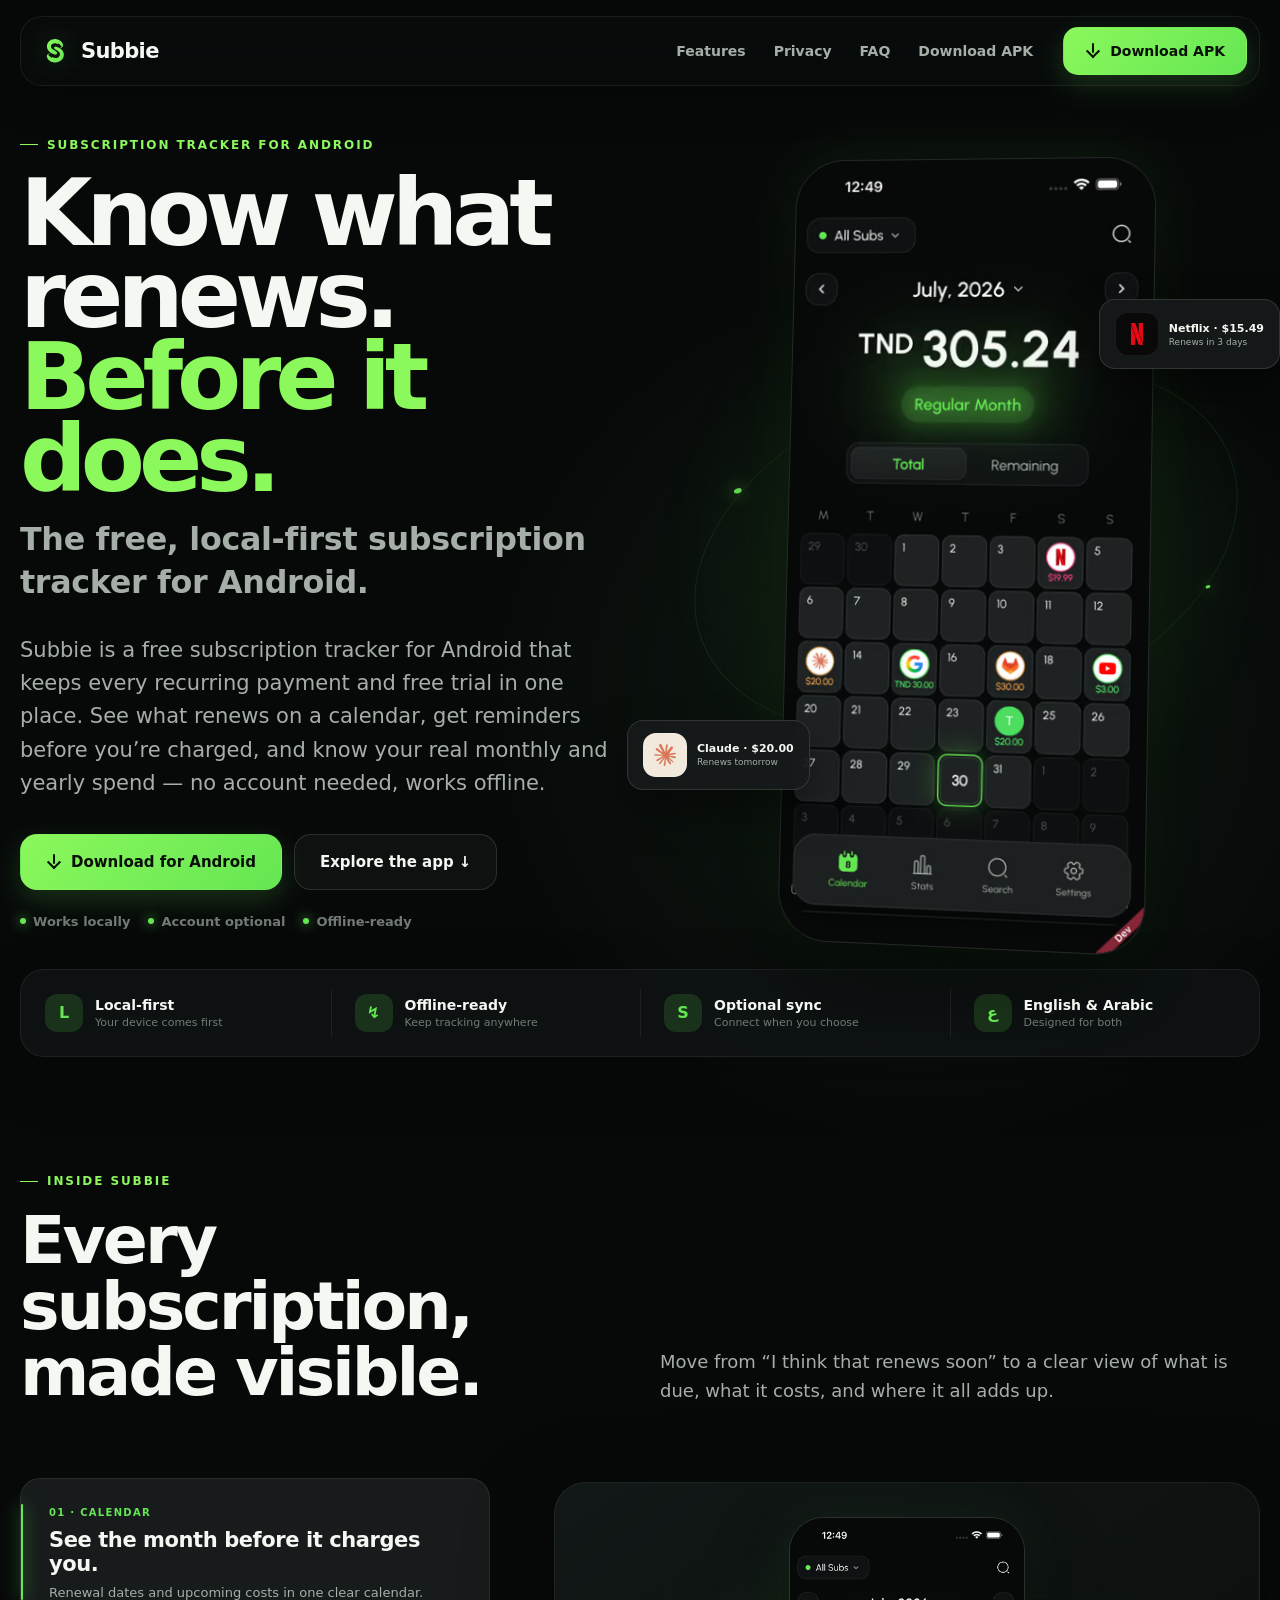
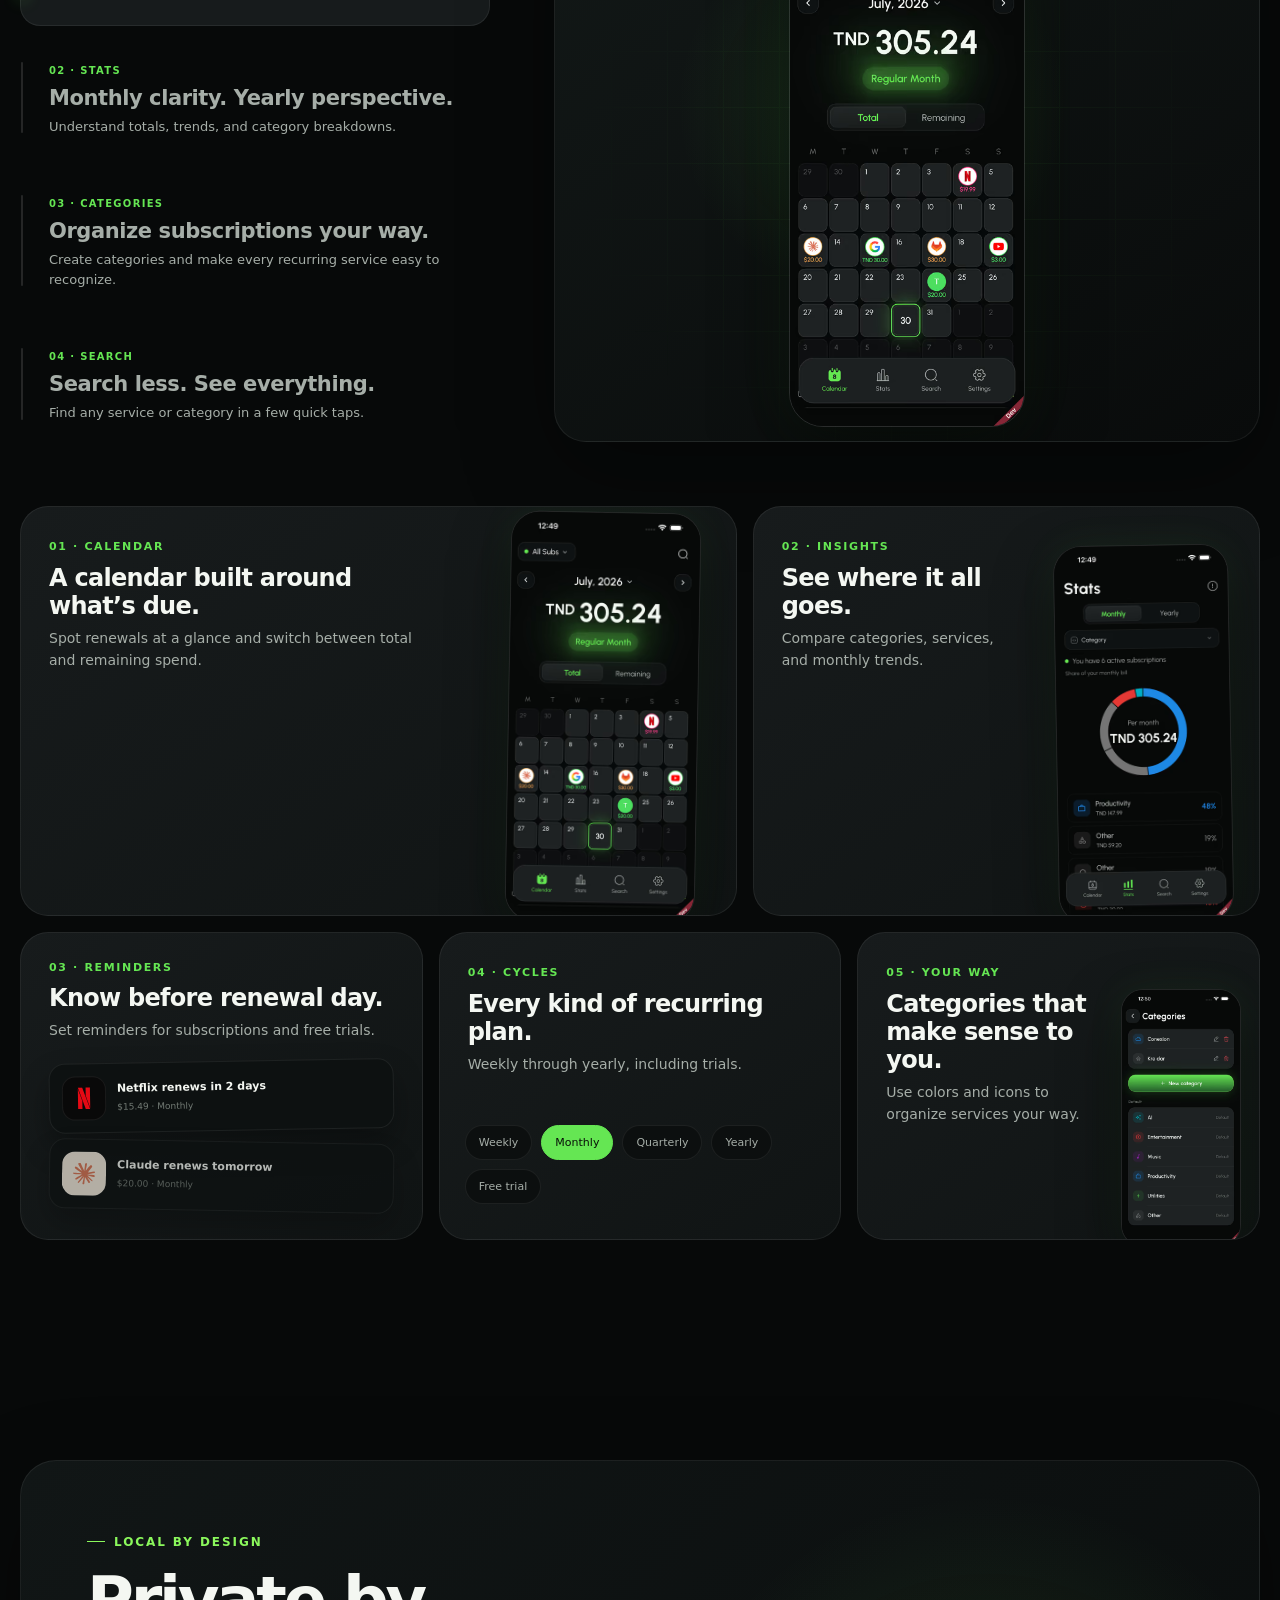
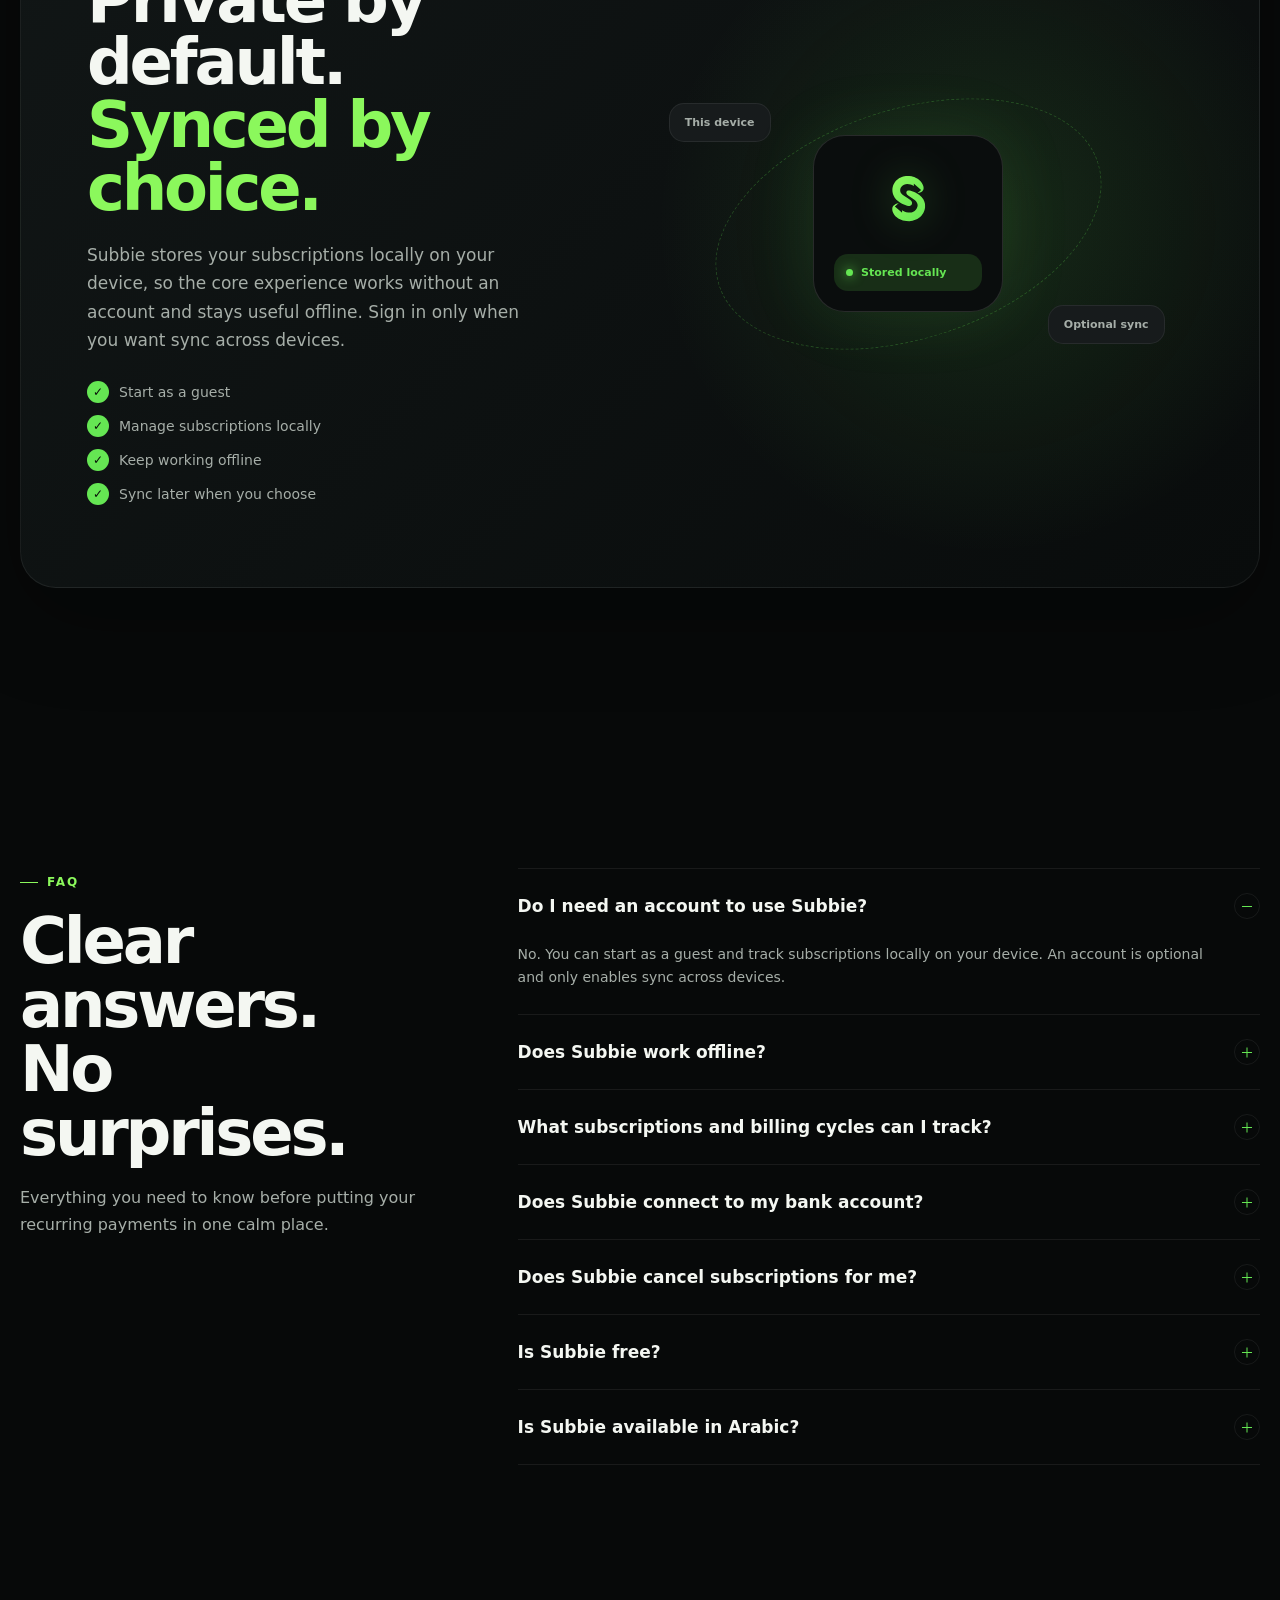
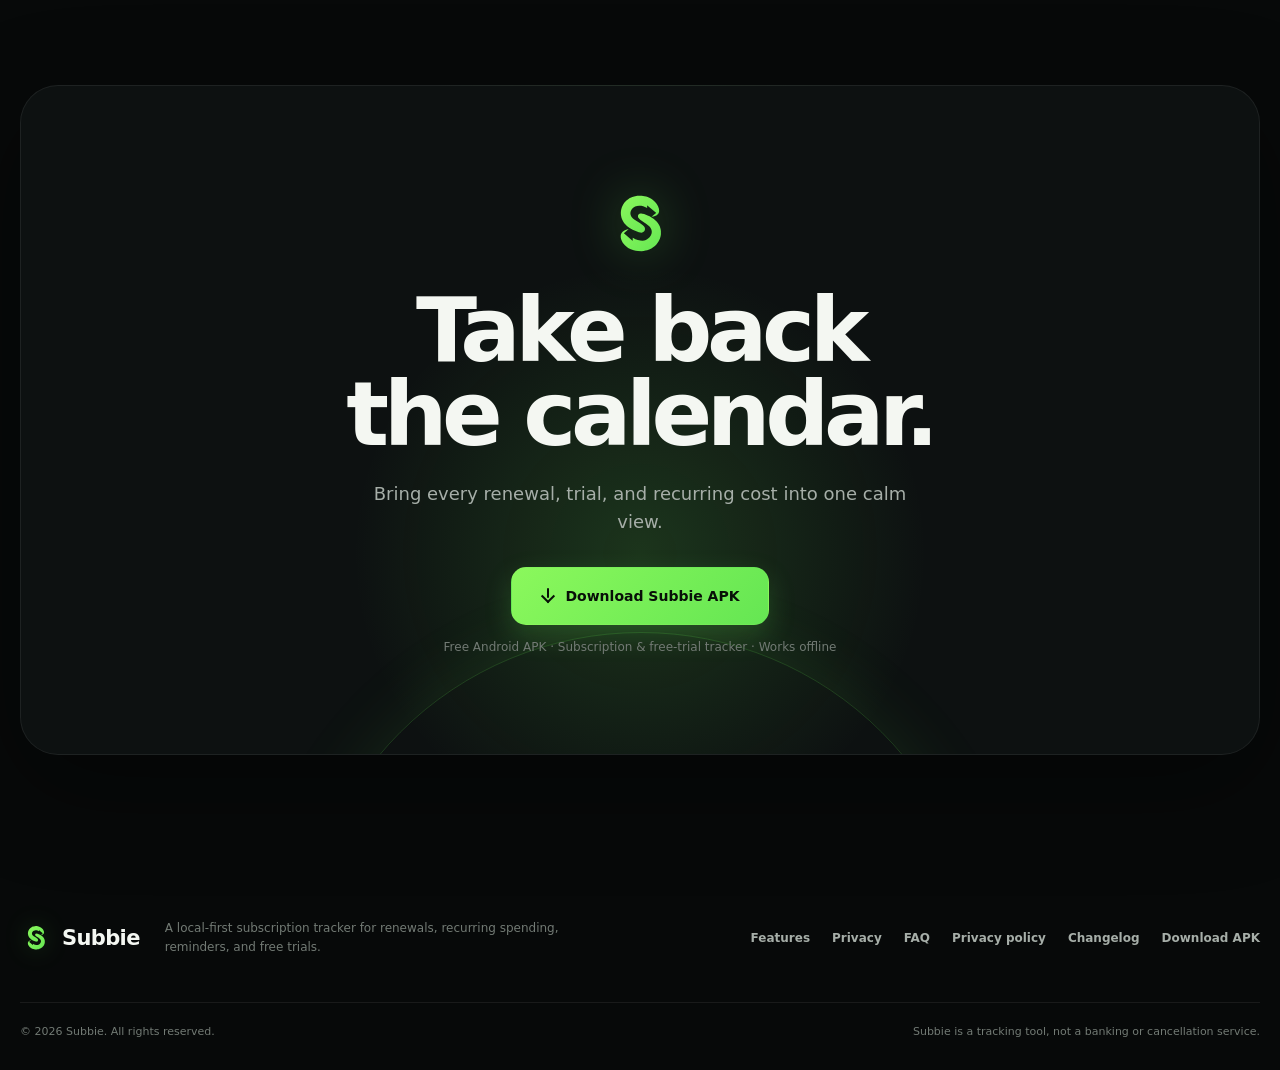
<file: index.html>
<!doctype html>
<html lang="en">
<head>
  <meta charset="utf-8">
  <meta name="viewport" content="width=device-width, initial-scale=1">

  <link rel="canonical" href="https://subbie.ahmed-ammar.me/">
  <meta name="robots" content="index, follow, max-image-preview:large, max-snippet:-1">

  <title>Free Subscription &amp; Trial Tracker for Android | Subbie</title>
  <meta name="description" content="Free local-first subscription tracker for Android. See renewals on a calendar, get free-trial reminders, track monthly spend. No account, works offline.">
  <meta name="application-name" content="Subbie">
  <meta name="apple-mobile-web-app-title" content="Subbie">

  <meta property="og:type" content="website">
  <meta property="og:site_name" content="Subbie">
  <meta property="og:locale" content="en_US">
  <meta property="og:title" content="Subbie — Subscription &amp; Free Trial Tracker for Android">
  <meta property="og:description" content="See every renewal on a calendar, get reminders before free trials end, and track recurring spend. Local-first, works offline, no account required.">
  <meta property="og:url" content="https://subbie.ahmed-ammar.me/">
  <meta property="og:image" content="https://subbie.ahmed-ammar.me/assets/og/subbie-og-1200x630.png">
  <meta property="og:image:type" content="image/png">
  <meta property="og:image:width" content="1200">
  <meta property="og:image:height" content="630">
  <meta property="og:image:alt" content="Subbie's calendar showing upcoming subscription renewals and a monthly total">

  <meta name="twitter:card" content="summary_large_image">
  <meta name="twitter:image:alt" content="Subbie's calendar of upcoming subscription renewals">

  <link rel="icon" href="/favicon.ico" sizes="32x32">
  <link rel="icon" href="/assets/subbie-app-icon.svg" type="image/svg+xml">
  <link rel="apple-touch-icon" href="/assets/icons/apple-touch-icon-180.png">
  <meta name="theme-color" content="#070909">
  <meta name="color-scheme" content="dark">

  <!-- TODO add once Google Search Console / Bing Webmaster verification is started:
       <meta name="google-site-verification" content="...">
       <meta name="msvalidate.01" content="..."> -->

  <!-- Safety net: keeps the page dark and readable if the stylesheet is slow or fails. -->
  <style>:root{color-scheme:dark}html{background:#070909}body{margin:0;background:#070909;color:#f4f7f2;font-family:ui-sans-serif,system-ui,-apple-system,"Segoe UI",sans-serif}</style>
  <link rel="stylesheet" href="/assets/css/site.css">

  <script type="application/ld+json">
{
  "@context": "https://schema.org",
  "@graph": [
    {
      "@type": "Organization",
      "@id": "https://subbie.ahmed-ammar.me/#organization",
      "name": "Subbie",
      "url": "https://subbie.ahmed-ammar.me/",
      "description": "Subbie builds a local-first subscription and recurring-payment tracker for Android.",
      "logo": {
        "@type": "ImageObject",
        "@id": "https://subbie.ahmed-ammar.me/#logo",
        "url": "https://subbie.ahmed-ammar.me/assets/icons/subbie-icon-512.png",
        "contentUrl": "https://subbie.ahmed-ammar.me/assets/icons/subbie-icon-512.png",
        "width": 512,
        "height": 512,
        "caption": "Subbie"
      },
      "image": {
        "@id": "https://subbie.ahmed-ammar.me/#logo"
      },
      "founder": {
        "@type": "Person",
        "name": "Ahmed Ammar",
        "url": "https://ahmed-ammar.me/"
      },
      "sameAs": [
        "https://ahmed-ammar.me/",
        "https://github.com/AmmarTN"
      ]
    },
    {
      "@type": "WebSite",
      "@id": "https://subbie.ahmed-ammar.me/#website",
      "url": "https://subbie.ahmed-ammar.me/",
      "name": "Subbie",
      "description": "Local-first subscription tracker for Android.",
      "publisher": {
        "@id": "https://subbie.ahmed-ammar.me/#organization"
      },
      "inLanguage": "en"
    },
    {
      "@type": "WebPage",
      "@id": "https://subbie.ahmed-ammar.me/#webpage",
      "url": "https://subbie.ahmed-ammar.me/",
      "name": "Free Subscription & Trial Tracker for Android | Subbie",
      "description": "Free local-first subscription tracker for Android. See renewals on a calendar, get free-trial reminders, track monthly spend.",
      "isPartOf": {
        "@id": "https://subbie.ahmed-ammar.me/#website"
      },
      "about": {
        "@id": "https://subbie.ahmed-ammar.me/#app"
      },
      "primaryImageOfPage": {
        "@id": "https://subbie.ahmed-ammar.me/#primaryimage"
      },
      "inLanguage": "en",
      "dateModified": "2026-09-08",
      "potentialAction": [
        {
          "@type": "DownloadAction",
          "target": "https://subbie.ahmed-ammar.me/download"
        }
      ]
    },
    {
      "@type": "ImageObject",
      "@id": "https://subbie.ahmed-ammar.me/#primaryimage",
      "url": "https://subbie.ahmed-ammar.me/assets/img/subbie-calendar-1152.webp",
      "contentUrl": "https://subbie.ahmed-ammar.me/assets/img/subbie-calendar-1152.webp",
      "width": 1152,
      "height": 2503,
      "caption": "Subbie's renewal calendar showing upcoming subscription charges for the month"
    },
    {
      "@type": [
        "SoftwareApplication",
        "MobileApplication"
      ],
      "@id": "https://subbie.ahmed-ammar.me/#app",
      "name": "Subbie — Subscription Tracker",
      "alternateName": "Subbie Subscription Tracker for Android",
      "description": "Subbie is a local-first Android app for tracking subscriptions, free trials, and recurring payments. It shows upcoming renewals on a calendar, sends reminders before a renewal or trial expiry, and breaks down monthly and yearly spend by category. Subbie works as a guest with no account and stays usable offline; cloud sync is optional. Subbie does not connect to bank accounts and does not cancel subscriptions.",
      "applicationCategory": "FinanceApplication",
      "applicationSubCategory": "Subscription and recurring payment tracker",
      "operatingSystem": "Android",
      "installUrl": "https://subbie.ahmed-ammar.me/download",
      "downloadUrl": "https://subbie.ahmed-ammar.me/download",
      "softwareHelp": {
        "@id": "https://subbie.ahmed-ammar.me/#faq"
      },
      "permissions": "Notifications (renewal and free-trial reminders); Internet access (optional cloud sync only)",
      "isAccessibleForFree": true,
      "inLanguage": [
        "en",
        "ar"
      ],
      "author": {
        "@id": "https://subbie.ahmed-ammar.me/#organization"
      },
      "publisher": {
        "@id": "https://subbie.ahmed-ammar.me/#organization"
      },
      "offers": {
        "@type": "Offer",
        "price": "0",
        "priceCurrency": "USD",
        "availability": "https://schema.org/InStock",
        "url": "https://subbie.ahmed-ammar.me/download",
        "seller": {
          "@id": "https://subbie.ahmed-ammar.me/#organization"
        }
      },
      "featureList": [
        "Track paid subscriptions and free trials in one place",
        "Renewal calendar showing what is due each month",
        "Reminders before a subscription renews or a free trial ends",
        "Monthly and yearly recurring spend totals",
        "Spend breakdown by category and by service",
        "Custom categories with colors and icons",
        "Search and filter subscriptions",
        "Billing cycles: weekly, monthly, quarterly, semi-annual, and yearly",
        "Works offline and as a guest with no account",
        "Optional cloud sync across devices",
        "English and Arabic interface with right-to-left support"
      ],
      "screenshot": [
        {
          "@type": "ImageObject",
          "url": "https://subbie.ahmed-ammar.me/assets/img/subbie-calendar-768.png",
          "caption": "Renewal calendar showing upcoming subscription charges"
        },
        {
          "@type": "ImageObject",
          "url": "https://subbie.ahmed-ammar.me/assets/img/subbie-stats-768.png",
          "caption": "Monthly and yearly recurring spend by category"
        },
        {
          "@type": "ImageObject",
          "url": "https://subbie.ahmed-ammar.me/assets/img/subbie-categories-768.png",
          "caption": "Custom subscription categories with colors and icons"
        },
        {
          "@type": "ImageObject",
          "url": "https://subbie.ahmed-ammar.me/assets/img/subbie-search-768.png",
          "caption": "Searching and filtering tracked subscriptions"
        }
      ]
    },
    {
      "@type": "FAQPage",
      "@id": "https://subbie.ahmed-ammar.me/#faq",
      "isPartOf": {
        "@id": "https://subbie.ahmed-ammar.me/#webpage"
      },
      "inLanguage": "en",
      "mainEntity": [
        {
          "@type": "Question",
          "name": "Do I need an account to use Subbie?",
          "acceptedAnswer": {
            "@type": "Answer",
            "text": "No. You can start as a guest and track subscriptions locally on your device. An account is optional and only enables sync across devices."
          }
        },
        {
          "@type": "Question",
          "name": "Does Subbie work offline?",
          "acceptedAnswer": {
            "@type": "Answer",
            "text": "Yes. Subbie is designed as a local-first app, so core subscription tracking remains available offline."
          }
        },
        {
          "@type": "Question",
          "name": "What subscriptions and billing cycles can I track?",
          "acceptedAnswer": {
            "@type": "Answer",
            "text": "Track paid subscriptions and free trials with weekly, monthly, quarterly, semi-annual, or yearly billing cycles."
          }
        },
        {
          "@type": "Question",
          "name": "Does Subbie connect to my bank account?",
          "acceptedAnswer": {
            "@type": "Answer",
            "text": "No. Subbie never connects to a bank or card. You add subscriptions yourself, which is why it works fully offline and needs no financial permissions."
          }
        },
        {
          "@type": "Question",
          "name": "Does Subbie cancel subscriptions for me?",
          "acceptedAnswer": {
            "@type": "Answer",
            "text": "No. Subbie is a tracking and reminder tool. It does not cancel services and does not move money."
          }
        },
        {
          "@type": "Question",
          "name": "Is Subbie free?",
          "acceptedAnswer": {
            "@type": "Answer",
            "text": "Yes. Subbie is free to download and use, and it has no subscription of its own."
          }
        },
        {
          "@type": "Question",
          "name": "Is Subbie available in Arabic?",
          "acceptedAnswer": {
            "@type": "Answer",
            "text": "Yes. The app supports both English and Arabic, including right-to-left layout."
          }
        }
      ]
    }
  ]
}
  </script>
</head>
<body>
  <header class="site-header">
    <nav class="nav shell" aria-label="Primary navigation">
      <a class="brand" href="#top" aria-label="Subbie home">
        <img src="/assets/subbie-mark.svg" alt="">
        <span>Subbie</span>
      </a>
      <div class="nav-links" id="navLinks">
        <a href="#features">Features</a>
        <a href="#privacy">Privacy</a>
        <a href="#faq">FAQ</a>
        <a href="/download" data-analytics="download_page_click" data-analytics-location="nav-links">Download APK</a>
      </div>
      <a class="btn btn-primary" href="/download" data-analytics="download_page_click" data-analytics-location="nav">
        <span class="download-icon" aria-hidden="true"></span>
        Download APK
      </a>
      <button class="menu-toggle" id="menuToggle" aria-expanded="false" aria-controls="navLinks" aria-label="Open navigation">☰</button>
    </nav>
  </header>

  <main id="top">
    <section class="hero shell">
      <div class="hero-copy">
        <div class="eyebrow">Subscription tracker for Android</div>
        <h1>Know what renews.<span>Before it does.</span><span class="h1-sub">The free, local-first subscription tracker for Android.</span></h1>
        <p class="hero-text">Subbie is a free subscription tracker for Android that keeps every recurring payment and free trial in one place. See what renews on a calendar, get reminders before you’re charged, and know your real monthly and yearly spend — no account needed, works offline.</p>
        <div class="hero-actions">
          <a class="btn btn-primary" href="/download" data-analytics="download_page_click" data-analytics-location="hero">
            <span class="download-icon" aria-hidden="true"></span>
            Download for Android
          </a>
          <a class="btn btn-ghost" href="#features">Explore the app ↓</a>
        </div>
        <div class="trust-line">
          <span><i></i> Works locally</span>
          <span><i></i> Account optional</span>
          <span><i></i> Offline-ready</span>
        </div>
      </div>

      <div class="hero-visual" aria-label="Preview of the Subbie subscription calendar">
        <div class="hero-glow"></div>
        <div class="orbit"></div>
        <div class="floating-card float-a">
          <div class="notification-icon netflix"><img src="/assets/netflix.svg" alt="Netflix"></div>
          <div><strong>Netflix · $15.49</strong><span>Renews in 3 days</span></div>
        </div>
        <div class="floating-card float-b">
          <div class="notification-icon claude"><img src="/assets/claude.svg" alt="Claude"></div>
          <div><strong>Claude · $20.00</strong><span>Renews tomorrow</span></div>
        </div>

        <div class="phone">
          <picture>
        <source type="image/avif"
        srcset="/assets/img/subbie-calendar-384.avif 1x,
                /assets/img/subbie-calendar-768.avif 2x,
                /assets/img/subbie-calendar-1152.avif 3x">
        <source type="image/webp"
        srcset="/assets/img/subbie-calendar-384.webp 1x,
                /assets/img/subbie-calendar-768.webp 2x,
                /assets/img/subbie-calendar-1152.webp 3x">
        <img class="phone-shot" src="/assets/img/subbie-calendar-768.png"
             width="1320" height="2868"
             alt="Subbie's renewal calendar for July 2026, showing subscription renewal dates and a monthly total of TND 305.24"
             fetchpriority="high" decoding="async">
          </picture>
        </div>
      </div>
    </section>

    <section class="shell reveal" aria-labelledby="principles-heading">
      <h2 class="sr-only" id="principles-heading">Why Subbie is local-first</h2>
      <div class="principles">
        <div class="principle"><div class="principle-badge">L</div><div><strong>Local-first</strong><span>Your device comes first</span></div></div>
        <div class="principle"><div class="principle-badge">↯</div><div><strong>Offline-ready</strong><span>Keep tracking anywhere</span></div></div>
        <div class="principle"><div class="principle-badge">S</div><div><strong>Optional sync</strong><span>Connect when you choose</span></div></div>
        <div class="principle"><div class="principle-badge">ع</div><div><strong>English &amp; Arabic</strong><span>Designed for both</span></div></div>
      </div>
    </section>

    <section class="section" id="features">
      <div class="shell">
        <div class="showcase-head reveal">
          <div>
            <div class="eyebrow">Inside Subbie</div>
            <h2 class="section-title">Every subscription, made visible.</h2>
          </div>
          <p class="section-lead">Move from “I think that renews soon” to a clear view of what is due, what it costs, and where it all adds up.</p>
        </div>

        <div class="showcase-wrap reveal">
          <div class="feature-tabs" role="tablist" aria-label="Subbie features">
            <button class="feature-tab active" role="tab" aria-selected="true" data-scene="calendarScene"><small>01 · CALENDAR</small><strong>See the month before it charges you.</strong><span>Renewal dates and upcoming costs in one clear calendar.</span></button>
            <button class="feature-tab" role="tab" aria-selected="false" data-scene="statsScene"><small>02 · STATS</small><strong>Monthly clarity. Yearly perspective.</strong><span>Understand totals, trends, and category breakdowns.</span></button>
            <button class="feature-tab" role="tab" aria-selected="false" data-scene="categoryScene"><small>03 · CATEGORIES</small><strong>Organize subscriptions your way.</strong><span>Create categories and make every recurring service easy to recognize.</span></button>
            <button class="feature-tab" role="tab" aria-selected="false" data-scene="searchScene"><small>04 · SEARCH</small><strong>Search less. See everything.</strong><span>Find any service or category in a few quick taps.</span></button>
          </div>

          <div class="product-stage">
            <div class="stage-grid"></div>
            <div class="stage-scene active" id="calendarScene">
              <picture>
        <source type="image/avif"
        srcset="/assets/img/subbie-calendar-384.avif 384w,
                /assets/img/subbie-calendar-768.avif 768w"
        sizes="235px">
        <source type="image/webp"
        srcset="/assets/img/subbie-calendar-384.webp 384w,
                /assets/img/subbie-calendar-768.webp 768w"
        sizes="235px">
        <img class="real-product-shot" src="/assets/img/subbie-calendar-768.png"
             width="1320" height="2868" alt="Subbie's renewal calendar screen showing upcoming subscription charges"
             loading="lazy" decoding="async">
              </picture>
            </div>
            <div class="stage-scene" id="statsScene">
              <picture>
        <source type="image/avif"
        srcset="/assets/img/subbie-stats-384.avif 384w,
                /assets/img/subbie-stats-768.avif 768w"
        sizes="235px">
        <source type="image/webp"
        srcset="/assets/img/subbie-stats-384.webp 384w,
                /assets/img/subbie-stats-768.webp 768w"
        sizes="235px">
        <img class="real-product-shot" src="/assets/img/subbie-stats-768.png"
             width="1320" height="2868" alt="Subbie's statistics screen showing monthly recurring spend by category"
             loading="lazy" decoding="async">
              </picture>
            </div>
            <div class="stage-scene" id="categoryScene">
              <picture>
        <source type="image/avif"
        srcset="/assets/img/subbie-categories-384.avif 384w,
                /assets/img/subbie-categories-768.avif 768w"
        sizes="235px">
        <source type="image/webp"
        srcset="/assets/img/subbie-categories-384.webp 384w,
                /assets/img/subbie-categories-768.webp 768w"
        sizes="235px">
        <img class="real-product-shot" src="/assets/img/subbie-categories-768.png"
             width="1320" height="2868" alt="Subbie's category screen showing custom subscription categories with colors and icons"
             loading="lazy" decoding="async">
              </picture>
            </div>
            <div class="stage-scene" id="searchScene">
              <picture>
        <source type="image/avif"
        srcset="/assets/img/subbie-search-384.avif 384w,
                /assets/img/subbie-search-768.avif 768w"
        sizes="235px">
        <source type="image/webp"
        srcset="/assets/img/subbie-search-384.webp 384w,
                /assets/img/subbie-search-768.webp 768w"
        sizes="235px">
        <img class="real-product-shot" src="/assets/img/subbie-search-768.png"
             width="1320" height="2868" alt="Subbie's search screen filtering tracked subscriptions and categories"
             loading="lazy" decoding="async">
              </picture>
            </div>
          </div>
        </div>

        <div class="bento">
          <article class="bento-card large reveal"><span class="bento-num">01 · CALENDAR</span><h3>A calendar built around what’s due.</h3><p>Spot renewals at a glance and switch between total and remaining spend.</p><div class="app-crop calendar-crop"><picture><source type="image/avif" srcset="/assets/img/subbie-calendar-384.avif 384w" sizes="190px"> <source type="image/webp" srcset="/assets/img/subbie-calendar-384.webp 384w" sizes="190px"><img src="/assets/img/subbie-calendar-384.png" width="1320" height="2868" alt="Subbie's renewal calendar with total and remaining monthly spend" loading="lazy" decoding="async"></picture></div></article>
          <article class="bento-card medium reveal"><span class="bento-num">02 · INSIGHTS</span><h3>See where it all goes.</h3><p>Compare categories, services, and monthly trends.</p><div class="app-crop stats-crop"><picture><source type="image/avif" srcset="/assets/img/subbie-stats-384.avif 384w" sizes="175px"> <source type="image/webp" srcset="/assets/img/subbie-stats-384.webp 384w" sizes="175px"><img src="/assets/img/subbie-stats-384.png" width="1320" height="2868" alt="Subbie's monthly spending insights by category and service" loading="lazy" decoding="async"></picture></div></article>
          <article class="bento-card third reveal"><span class="bento-num">03 · REMINDERS</span><h3>Know before renewal day.</h3><p>Set reminders for subscriptions and free trials.</p><div class="notification-stack"><div class="notification"><div class="notification-icon netflix"><img src="/assets/netflix.svg" alt="Netflix"></div><div><strong>Netflix renews in 2 days</strong><span>$15.49 · Monthly</span></div></div><div class="notification"><div class="notification-icon claude"><img src="/assets/claude.svg" alt="Claude"></div><div><strong>Claude renews tomorrow</strong><span>$20.00 · Monthly</span></div></div></div></article>
          <article class="bento-card third reveal"><span class="bento-num">04 · CYCLES</span><h3>Every kind of recurring plan.</h3><p>Weekly through yearly, including trials.</p><div class="cycle-cloud"><span>Weekly</span><span class="active">Monthly</span><span>Quarterly</span><span>Yearly</span><span>Free trial</span></div></article>
          <article class="bento-card third your-way reveal"><span class="bento-num">05 · YOUR WAY</span><h3>Categories that make sense to you.</h3><p>Use colors and icons to organize services your way.</p><div class="app-crop categories-crop"><picture><source type="image/avif" srcset="/assets/img/subbie-categories-384.avif 384w" sizes="120px"> <source type="image/webp" srcset="/assets/img/subbie-categories-384.webp 384w" sizes="120px"><img src="/assets/img/subbie-categories-384.png" width="1320" height="2868" alt="Subbie's custom subscription categories with colors and icons" loading="lazy" decoding="async"></picture></div></article>
        </div>
      </div>
    </section>

    <section class="section" id="privacy">
      <div class="shell">
        <div class="privacy-panel reveal">
          <div>
            <div class="eyebrow">Local by design</div>
            <h2>Private by default.<br><span class="green">Synced by choice.</span></h2>
            <p>Subbie stores your subscriptions locally on your device, so the core experience works without an account and stays useful offline. Sign in only when you want sync across devices.</p>
            <ul class="privacy-list">
              <li><span class="check">✓</span> Start as a guest</li>
              <li><span class="check">✓</span> Manage subscriptions locally</li>
              <li><span class="check">✓</span> Keep working offline</li>
              <li><span class="check">✓</span> Sync later when you choose</li>
            </ul>
          </div>
          <div class="sync-visual" aria-label="Local-first with optional device sync">
            <div class="sync-line"></div>
            <span class="device one">This device</span>
            <span class="device two">Optional sync</span>
            <div class="sync-phone">
              <img src="/assets/subbie-mark.svg" alt="">
              <div class="sync-status">Stored locally</div>
            </div>
          </div>
        </div>
      </div>
    </section>

    <section class="section" id="faq">
      <div class="shell faq-grid">
        <div class="faq-intro reveal">
          <div class="eyebrow">FAQ</div>
          <h2>Clear answers.<br>No surprises.</h2>
          <p>Everything you need to know before putting your recurring payments in one calm place.</p>
        </div>
        <div class="faq-list reveal">
          <div class="faq-item">
            <h3 class="faq-heading">
              <button class="faq-question" id="faq-q1" aria-expanded="true" aria-controls="faq-a1">
                <span>Do I need an account to use Subbie?</span><i class="faq-plus" aria-hidden="true"></i>
              </button>
            </h3>
            <div class="faq-answer" id="faq-a1">
              <div><p>No. You can start as a guest and track subscriptions locally on your device. An account is optional and only enables sync across devices.</p></div>
            </div>
          </div>
          <div class="faq-item">
            <h3 class="faq-heading">
              <button class="faq-question" id="faq-q2" aria-expanded="false" aria-controls="faq-a2">
                <span>Does Subbie work offline?</span><i class="faq-plus" aria-hidden="true"></i>
              </button>
            </h3>
            <div class="faq-answer" id="faq-a2">
              <div><p>Yes. Subbie is designed as a local-first app, so core subscription tracking remains available offline.</p></div>
            </div>
          </div>
          <div class="faq-item">
            <h3 class="faq-heading">
              <button class="faq-question" id="faq-q3" aria-expanded="false" aria-controls="faq-a3">
                <span>What subscriptions and billing cycles can I track?</span><i class="faq-plus" aria-hidden="true"></i>
              </button>
            </h3>
            <div class="faq-answer" id="faq-a3">
              <div><p>Track paid subscriptions and free trials with weekly, monthly, quarterly, semi-annual, or yearly billing cycles.</p></div>
            </div>
          </div>
          <div class="faq-item">
            <h3 class="faq-heading">
              <button class="faq-question" id="faq-q4" aria-expanded="false" aria-controls="faq-a4">
                <span>Does Subbie connect to my bank account?</span><i class="faq-plus" aria-hidden="true"></i>
              </button>
            </h3>
            <div class="faq-answer" id="faq-a4">
              <div><p>No. Subbie never connects to a bank or card. You add subscriptions yourself, which is why it works fully offline and needs no financial permissions.</p></div>
            </div>
          </div>
          <div class="faq-item">
            <h3 class="faq-heading">
              <button class="faq-question" id="faq-q5" aria-expanded="false" aria-controls="faq-a5">
                <span>Does Subbie cancel subscriptions for me?</span><i class="faq-plus" aria-hidden="true"></i>
              </button>
            </h3>
            <div class="faq-answer" id="faq-a5">
              <div><p>No. Subbie is a tracking and reminder tool. It does not cancel services and does not move money.</p></div>
            </div>
          </div>
          <div class="faq-item">
            <h3 class="faq-heading">
              <button class="faq-question" id="faq-q6" aria-expanded="false" aria-controls="faq-a6">
                <span>Is Subbie free?</span><i class="faq-plus" aria-hidden="true"></i>
              </button>
            </h3>
            <div class="faq-answer" id="faq-a6">
              <div><p>Yes. Subbie is free to download and use, and it has no subscription of its own.</p></div>
            </div>
          </div>
          <div class="faq-item">
            <h3 class="faq-heading">
              <button class="faq-question" id="faq-q7" aria-expanded="false" aria-controls="faq-a7">
                <span>Is Subbie available in Arabic?</span><i class="faq-plus" aria-hidden="true"></i>
              </button>
            </h3>
            <div class="faq-answer" id="faq-a7">
              <div><p>Yes. The app supports both English and Arabic, including right-to-left layout.</p></div>
            </div>
          </div>
        </div>
      </div>
    </section>

    <section class="section">
      <div class="shell">
        <div class="final-cta reveal">
          <img src="/assets/subbie-mark.svg" alt="Subbie">
          <h2>Take back<br>the calendar.</h2>
          <p>Bring every renewal, trial, and recurring cost into one calm view.</p>
          <a class="btn btn-primary" href="/download" data-analytics="download_page_click" data-analytics-location="final-cta"><span class="download-icon" aria-hidden="true"></span>Download Subbie APK</a>
          <div class="final-note">Free Android APK · Subscription &amp; free-trial tracker · Works offline</div>
        </div>
      </div>
    </section>
  </main>

  <footer>
    <div class="shell">
      <div class="footer-top">
        <a class="brand" href="#top"><img src="/assets/subbie-mark.svg" alt=""><span>Subbie</span></a>
        <p class="footer-copy">A local-first subscription tracker for renewals, recurring spending, reminders, and free trials.</p>
        <nav class="footer-links" aria-label="Footer navigation"><a href="/#features">Features</a><a href="/#privacy">Privacy</a><a href="/#faq">FAQ</a><a href="/privacy">Privacy policy</a><a href="/changelog">Changelog</a><a href="/download" data-analytics="download_page_click" data-analytics-location="footer">Download APK</a></nav>
      </div>
      <div class="footer-bottom"><span>© 2026 Subbie. All rights reserved.</span><span>Subbie is a tracking tool, not a banking or cancellation service.</span></div>
    </div>
  </footer>

  <script src="/assets/js/site.js" defer></script>
</body>
</html>
</file>
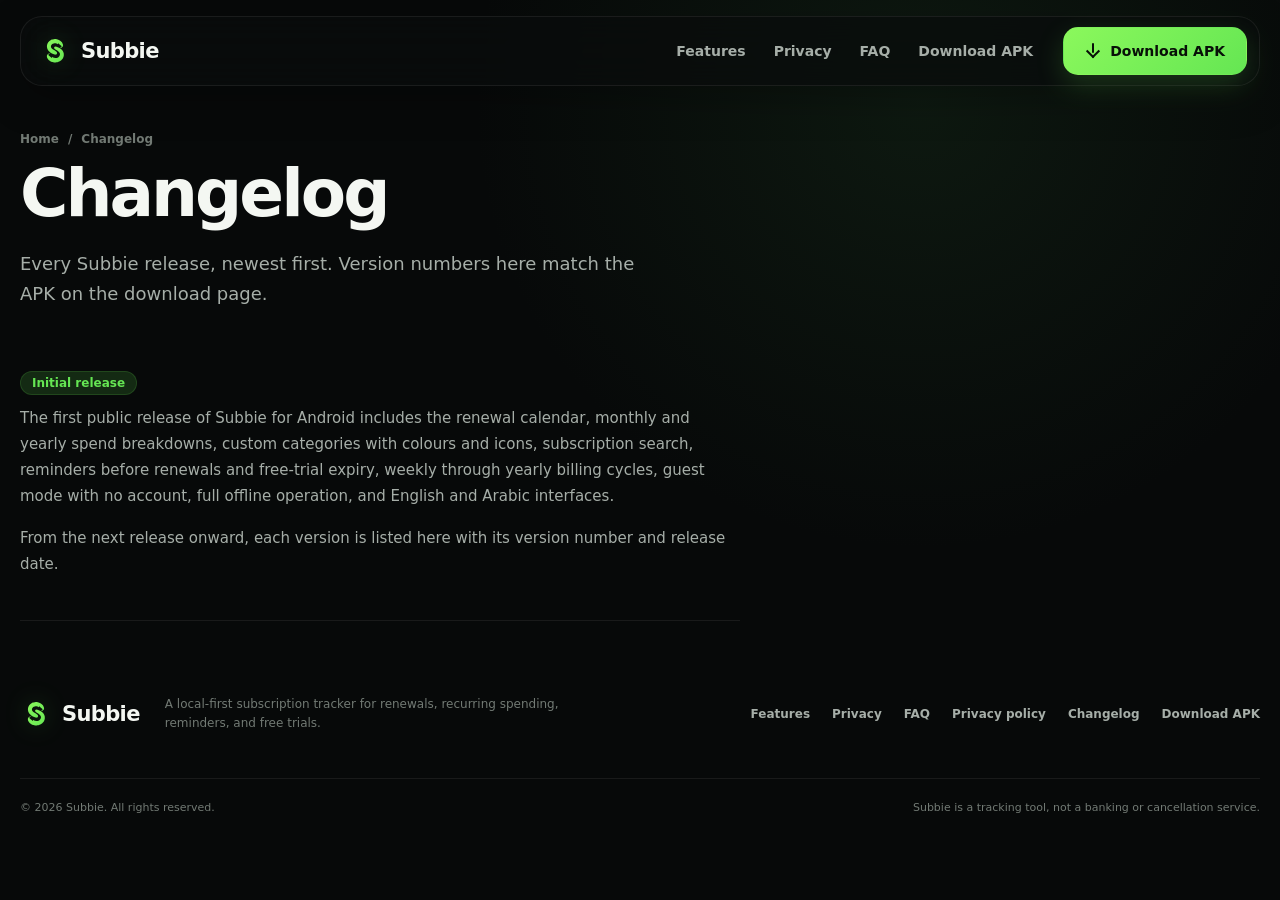
<file: changelog/index.html>
<!doctype html>
<html lang="en">
<head>
  <meta charset="utf-8">
  <meta name="viewport" content="width=device-width, initial-scale=1">

  <link rel="canonical" href="https://subbie.ahmed-ammar.me/changelog">
  <meta name="robots" content="index, follow, max-image-preview:large, max-snippet:-1">

  <title>Changelog | Subbie</title>
  <meta name="description" content="Every Subbie release for Android, newest first, with the changes in each version.">
  <meta name="application-name" content="Subbie">

  <meta property="og:type" content="website">
  <meta property="og:site_name" content="Subbie">
  <meta property="og:locale" content="en_US">
  <meta property="og:title" content="Changelog | Subbie">
  <meta property="og:description" content="Every Subbie release for Android, newest first, with the changes in each version.">
  <meta property="og:url" content="https://subbie.ahmed-ammar.me/changelog">
  <meta property="og:image" content="https://subbie.ahmed-ammar.me/assets/og/subbie-og-1200x630.png">
  <meta property="og:image:type" content="image/png">
  <meta property="og:image:width" content="1200">
  <meta property="og:image:height" content="630">
  <meta property="og:image:alt" content="Subbie's calendar showing upcoming subscription renewals and a monthly total">

  <meta name="twitter:card" content="summary_large_image">

  <link rel="icon" href="/favicon.ico" sizes="32x32">
  <link rel="icon" href="/assets/subbie-app-icon.svg" type="image/svg+xml">
  <link rel="apple-touch-icon" href="/assets/icons/apple-touch-icon-180.png">
  <meta name="theme-color" content="#070909">
  <meta name="color-scheme" content="dark">

  <style>:root{color-scheme:dark}html{background:#070909}body{margin:0;background:#070909;color:#f4f7f2;font-family:ui-sans-serif,system-ui,-apple-system,"Segoe UI",sans-serif}</style>
  <link rel="stylesheet" href="/assets/css/site.css">

  <script type="application/ld+json">
{
  "@context": "https://schema.org",
  "@type": "BreadcrumbList",
  "@id": "https://subbie.ahmed-ammar.me/changelog#breadcrumb",
  "itemListElement": [
    {
      "@type": "ListItem",
      "position": 1,
      "name": "Home",
      "item": "https://subbie.ahmed-ammar.me/"
    },
    {
      "@type": "ListItem",
      "position": 2,
      "name": "Changelog"
    }
  ]
}
  </script>
</head>
<body>
  <header class="site-header">
    <nav class="nav shell" aria-label="Primary navigation">
      <a class="brand" href="#top" aria-label="Subbie home">
        <img src="/assets/subbie-mark.svg" alt="">
        <span>Subbie</span>
      </a>
      <div class="nav-links" id="navLinks">
        <a href="#features">Features</a>
        <a href="#privacy">Privacy</a>
        <a href="#faq">FAQ</a>
        <a href="/download" data-analytics="download_page_click" data-analytics-location="nav-links">Download APK</a>
      </div>
      <a class="btn btn-primary" href="/download" data-analytics="download_page_click" data-analytics-location="nav">
        <span class="download-icon" aria-hidden="true"></span>
        Download APK
      </a>
      <button class="menu-toggle" id="menuToggle" aria-expanded="false" aria-controls="navLinks" aria-label="Open navigation">☰</button>
    </nav>
  </header>

  <main id="top">
    <section class="shell page-head">
      <nav class="breadcrumb" aria-label="Breadcrumb">
        <a href="/">Home</a><span aria-hidden="true">/</span><span>Changelog</span>
      </nav>
      <h1>Changelog</h1>
      <p class="page-lead">Every Subbie release, newest first. Version numbers here match the
      APK on the <a href="/download">download page</a>.</p>
    </section>

    <section class="shell">
      <div class="prose">
      <!-- Add each new release as a .changelog-entry at the TOP of this list, with a real
           version number and date, and bump the <lastmod> for /changelog in sitemap.xml. -->
      <div class="changelog-entry">
        <div class="changelog-meta">
          <span class="changelog-version">Initial release</span>
          </div>
          <p>The first public release of Subbie for Android includes the renewal calendar,
        monthly and yearly spend breakdowns, custom categories with colours and icons,
        subscription search, reminders before renewals and free-trial expiry, weekly through
        yearly billing cycles, guest mode with no account, full offline operation, and
        English and Arabic interfaces.</p>
        <p>From the next release onward, each version is listed here with its version number
        and release date.</p>
      </div>
      </div>
    </section>

  </main>

  <footer>
    <div class="shell">
      <div class="footer-top">
        <a class="brand" href="#top"><img src="/assets/subbie-mark.svg" alt=""><span>Subbie</span></a>
        <p class="footer-copy">A local-first subscription tracker for renewals, recurring spending, reminders, and free trials.</p>
        <nav class="footer-links" aria-label="Footer navigation"><a href="/#features">Features</a><a href="/#privacy">Privacy</a><a href="/#faq">FAQ</a><a href="/privacy">Privacy policy</a><a href="/changelog">Changelog</a><a href="/download" data-analytics="download_page_click" data-analytics-location="footer">Download APK</a></nav>
      </div>
      <div class="footer-bottom"><span>© 2026 Subbie. All rights reserved.</span><span>Subbie is a tracking tool, not a banking or cancellation service.</span></div>
    </div>
  </footer>

  <script src="/assets/js/site.js" defer></script>
</body>
</html>
</file>
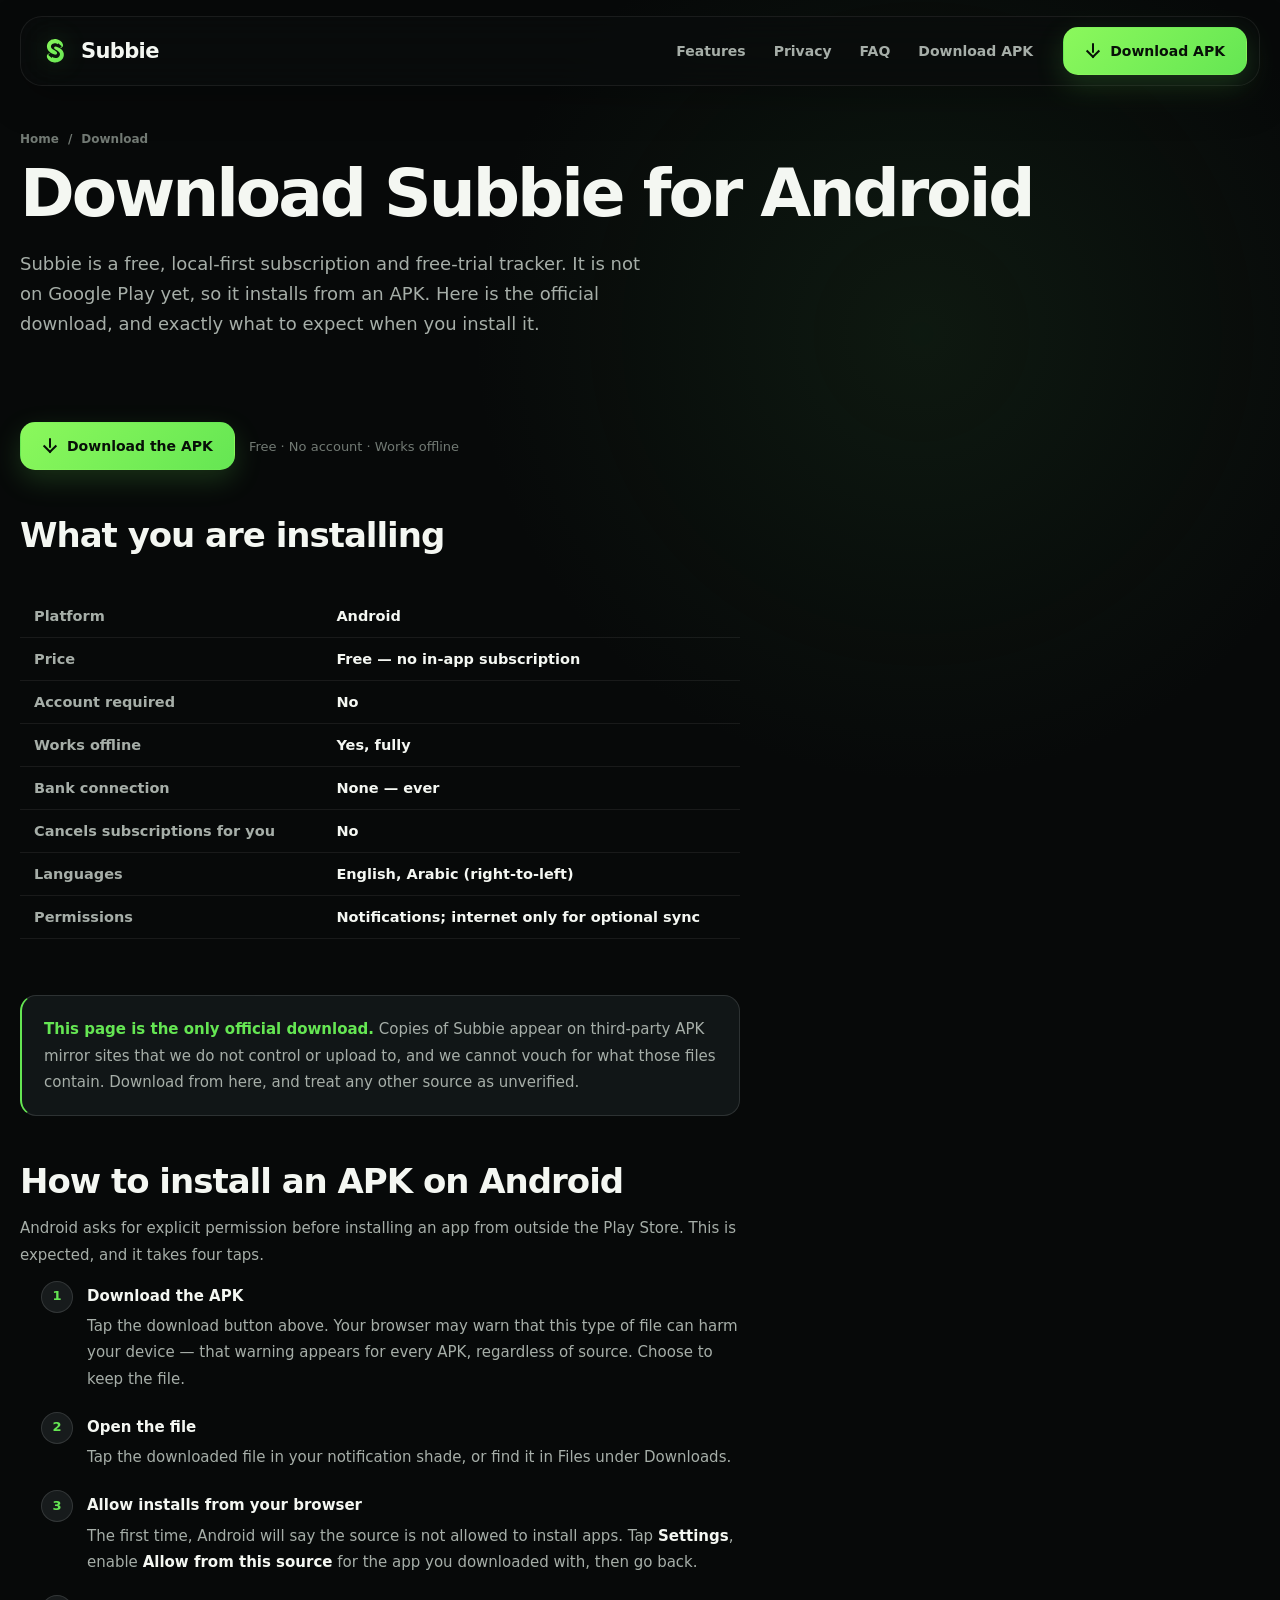
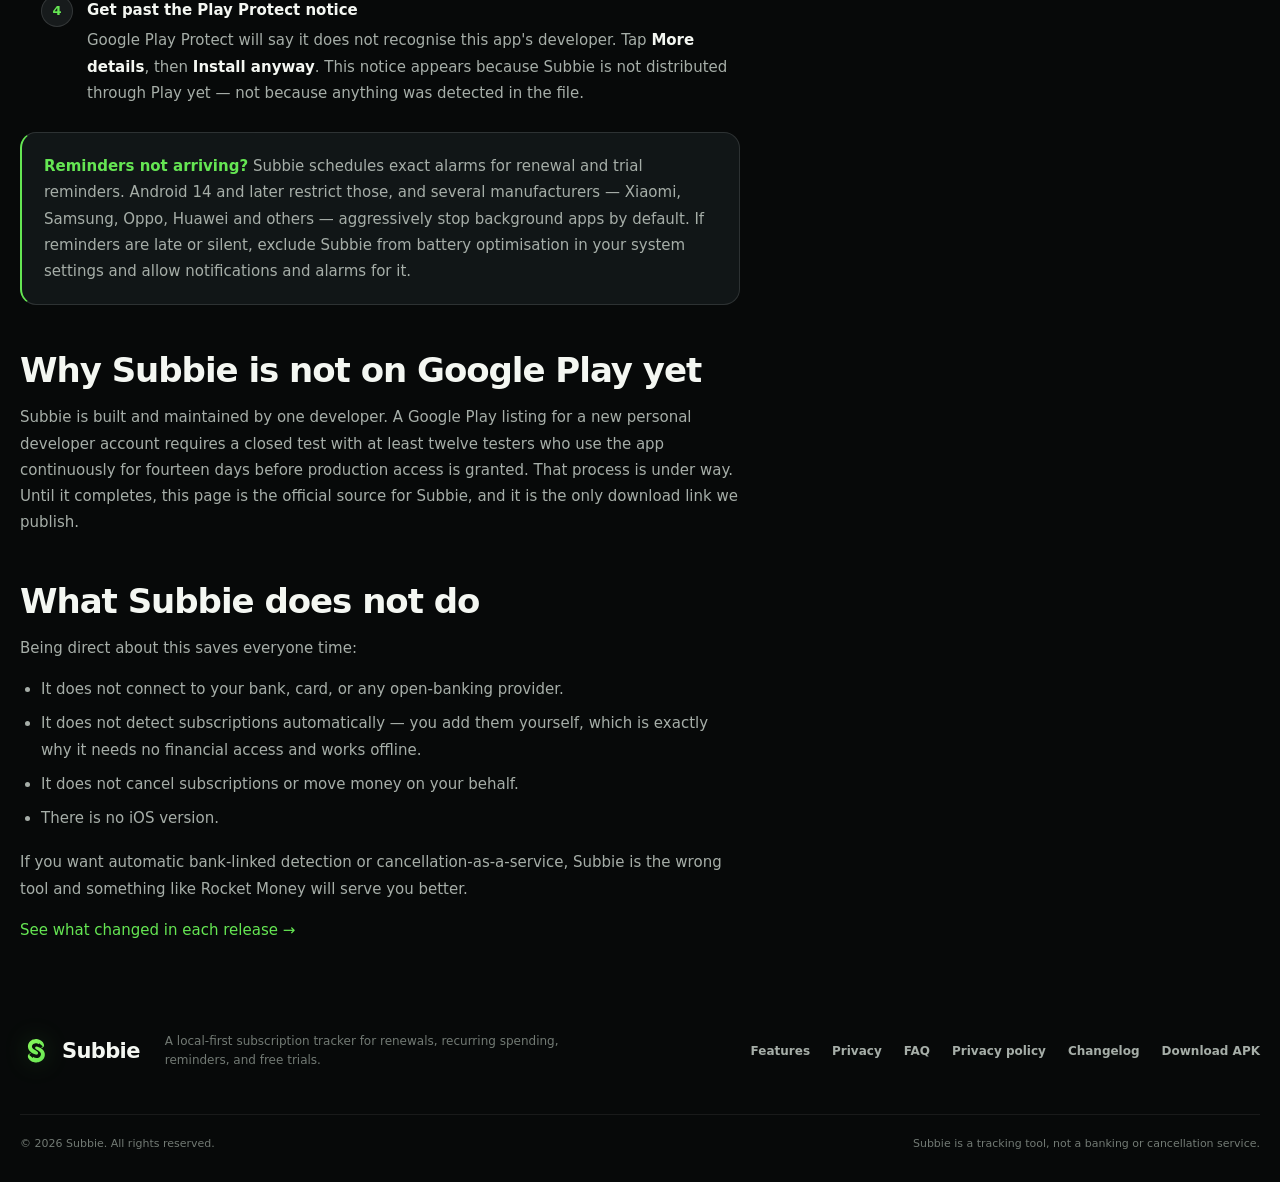
<file: download/index.html>
<!doctype html>
<html lang="en">
<head>
  <meta charset="utf-8">
  <meta name="viewport" content="width=device-width, initial-scale=1">

  <link rel="canonical" href="https://subbie.ahmed-ammar.me/download">
  <meta name="robots" content="index, follow, max-image-preview:large, max-snippet:-1">

  <title>Download Subbie APK for Android — Free Subscription Tracker</title>
  <meta name="description" content="Download the Subbie APK for Android. Free subscription and free-trial tracker — no account required, works offline, no bank connection. Step-by-step install instructions included.">
  <meta name="application-name" content="Subbie">

  <meta property="og:type" content="website">
  <meta property="og:site_name" content="Subbie">
  <meta property="og:locale" content="en_US">
  <meta property="og:title" content="Download Subbie APK for Android — Free Subscription Tracker">
  <meta property="og:description" content="Download the Subbie APK for Android. Free subscription and free-trial tracker — no account required, works offline, no bank connection. Step-by-step install instructions included.">
  <meta property="og:url" content="https://subbie.ahmed-ammar.me/download">
  <meta property="og:image" content="https://subbie.ahmed-ammar.me/assets/og/subbie-og-1200x630.png">
  <meta property="og:image:type" content="image/png">
  <meta property="og:image:width" content="1200">
  <meta property="og:image:height" content="630">
  <meta property="og:image:alt" content="Subbie's calendar showing upcoming subscription renewals and a monthly total">

  <meta name="twitter:card" content="summary_large_image">

  <link rel="icon" href="/favicon.ico" sizes="32x32">
  <link rel="icon" href="/assets/subbie-app-icon.svg" type="image/svg+xml">
  <link rel="apple-touch-icon" href="/assets/icons/apple-touch-icon-180.png">
  <meta name="theme-color" content="#070909">
  <meta name="color-scheme" content="dark">

  <style>:root{color-scheme:dark}html{background:#070909}body{margin:0;background:#070909;color:#f4f7f2;font-family:ui-sans-serif,system-ui,-apple-system,"Segoe UI",sans-serif}</style>
  <link rel="stylesheet" href="/assets/css/site.css">

  <script type="application/ld+json">
{
  "@context": "https://schema.org",
  "@type": "BreadcrumbList",
  "@id": "https://subbie.ahmed-ammar.me/download#breadcrumb",
  "itemListElement": [
    {
      "@type": "ListItem",
      "position": 1,
      "name": "Home",
      "item": "https://subbie.ahmed-ammar.me/"
    },
    {
      "@type": "ListItem",
      "position": 2,
      "name": "Download"
    }
  ]
}
  </script>
</head>
<body>
  <header class="site-header">
    <nav class="nav shell" aria-label="Primary navigation">
      <a class="brand" href="#top" aria-label="Subbie home">
        <img src="/assets/subbie-mark.svg" alt="">
        <span>Subbie</span>
      </a>
      <div class="nav-links" id="navLinks">
        <a href="#features">Features</a>
        <a href="#privacy">Privacy</a>
        <a href="#faq">FAQ</a>
        <a href="/download" data-analytics="download_page_click" data-analytics-location="nav-links">Download APK</a>
      </div>
      <a class="btn btn-primary" href="/download" data-analytics="download_page_click" data-analytics-location="nav">
        <span class="download-icon" aria-hidden="true"></span>
        Download APK
      </a>
      <button class="menu-toggle" id="menuToggle" aria-expanded="false" aria-controls="navLinks" aria-label="Open navigation">☰</button>
    </nav>
  </header>

  <main id="top">
    <section class="shell page-head">
      <nav class="breadcrumb" aria-label="Breadcrumb">
        <a href="/">Home</a><span aria-hidden="true">/</span><span>Download</span>
      </nav>
      <h1>Download Subbie for Android</h1>
      <p class="page-lead">Subbie is a free, local-first subscription and free-trial tracker.
      It is not on Google Play yet, so it installs from an APK. Here is the official
      download, and exactly what to expect when you install it.</p>
    </section>

    <section class="shell">
      <div class="prose">
      <div class="dl-actions">
        <a class="btn btn-primary" href="https://mega.nz/file/mvA2kAJQ#C-4Hq-1hhGnVaPy9MGunVVz6_XmAbnbQ5lq1nJRuFZc" target="_blank" rel="noopener"
           data-analytics="apk_download_click" data-analytics-location="download-page-primary">
          <span class="download-icon" aria-hidden="true"></span>Download the APK
        </a>
        <span style="color:var(--tertiary);font-size:13px">Free · No account · Works offline</span>
      </div>

      <!-- When you cut a release, add these rows back to the table above and keep them
           current — they are strong trust signals on a sideloaded APK:
             Version · APK size (ls -lh) · Released (date)
             SHA-256 (shasum -a 256 your.apk)
             Signing fingerprint (keytool -printcert -jarfile your.apk | grep -i SHA256)
           Then add matching "softwareVersion", "fileSize" and "datePublished" to the
           SoftwareApplication JSON-LD on the homepage, and restore the "verify the
           checksum" guidance to the callout below. Leave them out rather than guessing —
           fabricated values in structured data are a policy risk. -->
      <h2>What you are installing</h2>
      <div class="spec-wrap">
        <table class="spec-table">
          <tbody>
            <tr><th scope="row">Platform</th><td>Android</td></tr>
            <tr><th scope="row">Price</th><td>Free — no in-app subscription</td></tr>
            <tr><th scope="row">Account required</th><td>No</td></tr>
            <tr><th scope="row">Works offline</th><td>Yes, fully</td></tr>
            <tr><th scope="row">Bank connection</th><td>None — ever</td></tr>
            <tr><th scope="row">Cancels subscriptions for you</th><td>No</td></tr>
            <tr><th scope="row">Languages</th><td>English, Arabic (right-to-left)</td></tr>
            <tr><th scope="row">Permissions</th><td>Notifications; internet only for optional sync</td></tr>
          </tbody>
        </table>
      </div>

      <div class="callout">
        <p><strong>This page is the only official download.</strong> Copies of Subbie appear
        on third-party APK mirror sites that we do not control or upload to, and we cannot
        vouch for what those files contain. Download from here, and treat any other source
        as unverified.</p>
      </div>

      <h2>How to install an APK on Android</h2>
      <p>Android asks for explicit permission before installing an app from outside the Play
      Store. This is expected, and it takes four taps.</p>
      <ol class="steps">
        <li><strong>Download the APK</strong>Tap the download button above. Your browser may warn
        that this type of file can harm your device — that warning appears for every APK,
        regardless of source. Choose to keep the file.</li>
        <li><strong>Open the file</strong>Tap the downloaded file in your notification shade, or find
        it in Files under Downloads.</li>
        <li><strong>Allow installs from your browser</strong>The first time, Android will say the source
        is not allowed to install apps. Tap <strong>Settings</strong>, enable
        <strong>Allow from this source</strong> for the app you downloaded with, then go back.</li>
        <li><strong>Get past the Play Protect notice</strong>Google Play Protect will say it does not
        recognise this app's developer. Tap <strong>More details</strong>, then
        <strong>Install anyway</strong>. This notice appears because Subbie is not distributed
        through Play yet — not because anything was detected in the file.</li>
      </ol>

      <div class="callout">
        <p><strong>Reminders not arriving?</strong> Subbie schedules exact alarms for renewal and
        trial reminders. Android 14 and later restrict those, and several manufacturers —
        Xiaomi, Samsung, Oppo, Huawei and others — aggressively stop background apps by
        default. If reminders are late or silent, exclude Subbie from battery optimisation in
        your system settings and allow notifications and alarms for it.</p>
      </div>

      <h2>Why Subbie is not on Google Play yet</h2>
      <p>Subbie is built and maintained by one developer. A Google Play listing for a new
      personal developer account requires a closed test with at least twelve testers who use
      the app continuously for fourteen days before production access is granted. That
      process is under way. Until it completes, this page is the official source for Subbie,
      and it is the only download link we publish.</p>

      <h2>What Subbie does not do</h2>
      <p>Being direct about this saves everyone time:</p>
      <ul>
        <li>It does not connect to your bank, card, or any open-banking provider.</li>
        <li>It does not detect subscriptions automatically — you add them yourself, which is
        exactly why it needs no financial access and works offline.</li>
        <li>It does not cancel subscriptions or move money on your behalf.</li>
        <li>There is no iOS version.</li>
      </ul>
      <p>If you want automatic bank-linked detection or cancellation-as-a-service, Subbie is
      the wrong tool and something like Rocket Money will serve you better.</p>

      <p><a href="/changelog">See what changed in each release →</a></p>
      </div>
    </section>

  </main>

  <footer>
    <div class="shell">
      <div class="footer-top">
        <a class="brand" href="#top"><img src="/assets/subbie-mark.svg" alt=""><span>Subbie</span></a>
        <p class="footer-copy">A local-first subscription tracker for renewals, recurring spending, reminders, and free trials.</p>
        <nav class="footer-links" aria-label="Footer navigation"><a href="/#features">Features</a><a href="/#privacy">Privacy</a><a href="/#faq">FAQ</a><a href="/privacy">Privacy policy</a><a href="/changelog">Changelog</a><a href="/download" data-analytics="download_page_click" data-analytics-location="footer">Download APK</a></nav>
      </div>
      <div class="footer-bottom"><span>© 2026 Subbie. All rights reserved.</span><span>Subbie is a tracking tool, not a banking or cancellation service.</span></div>
    </div>
  </footer>

  <script src="/assets/js/site.js" defer></script>
</body>
</html>
</file>
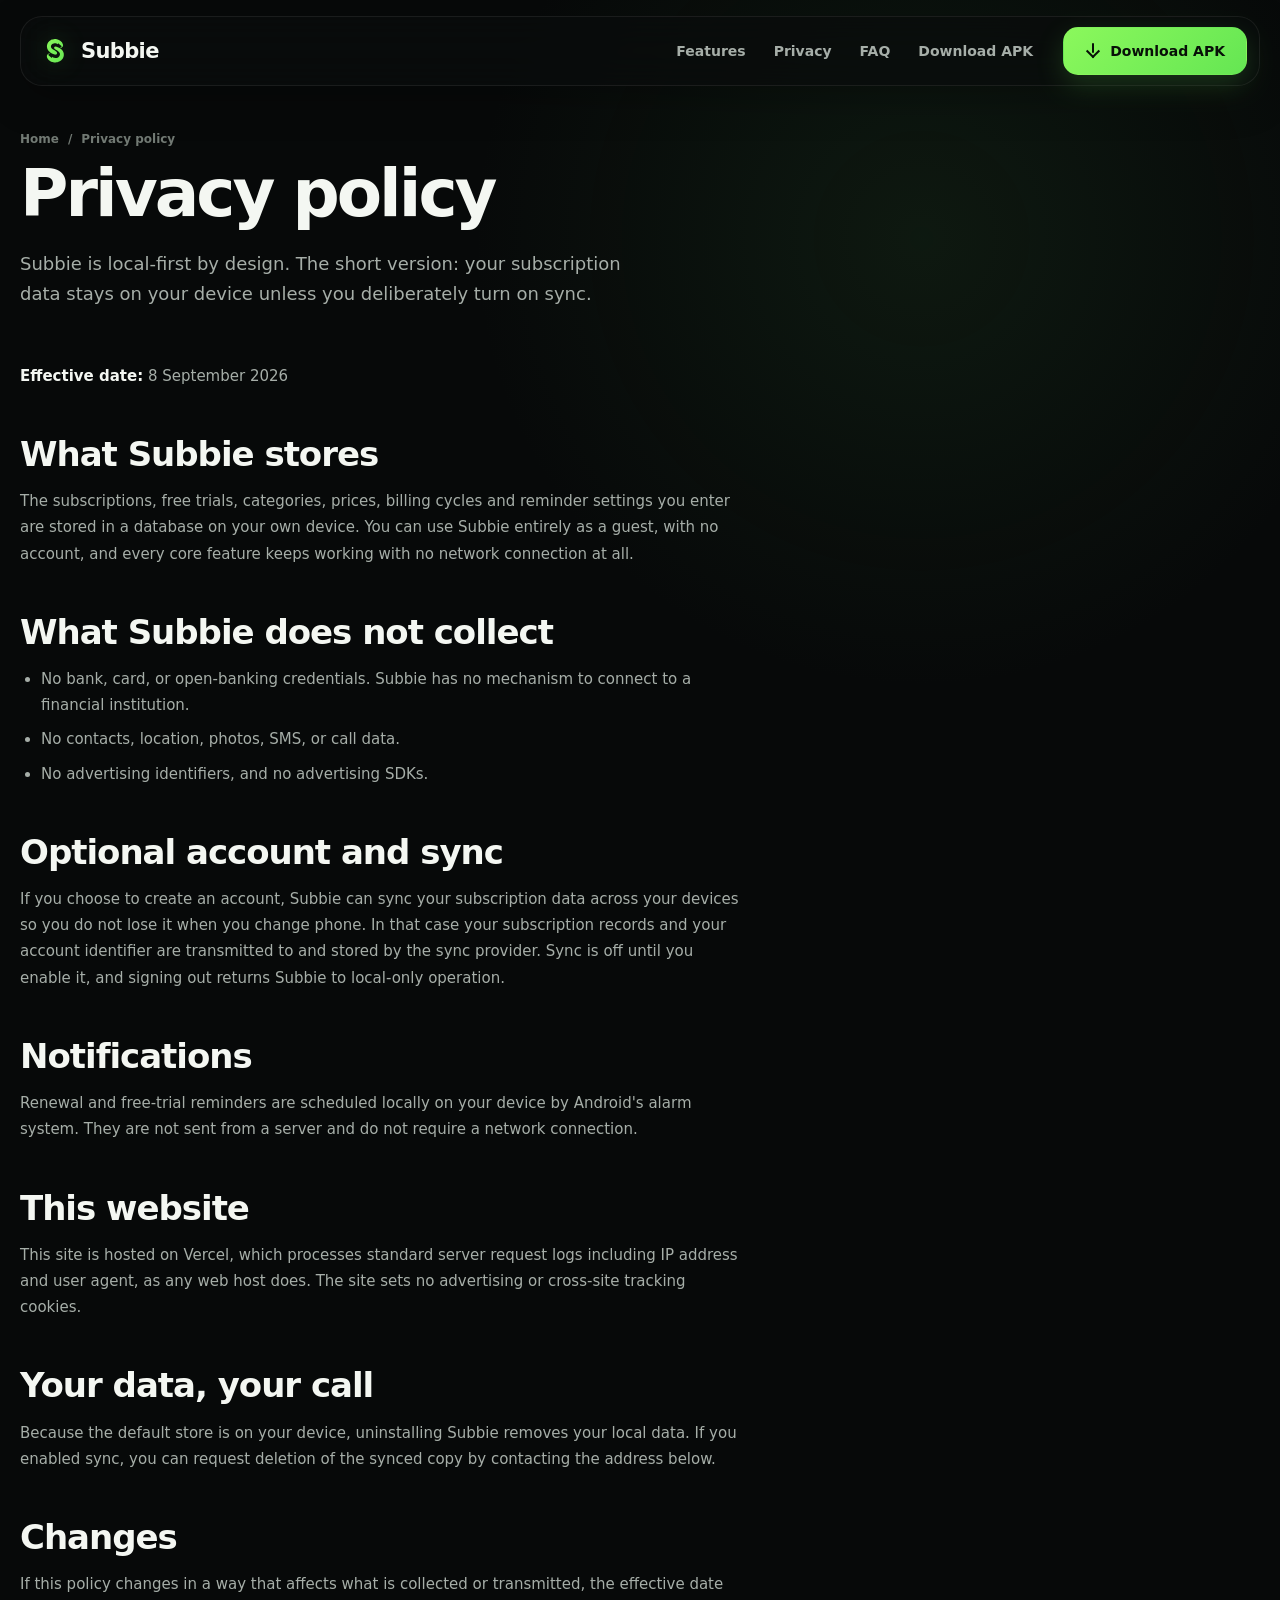
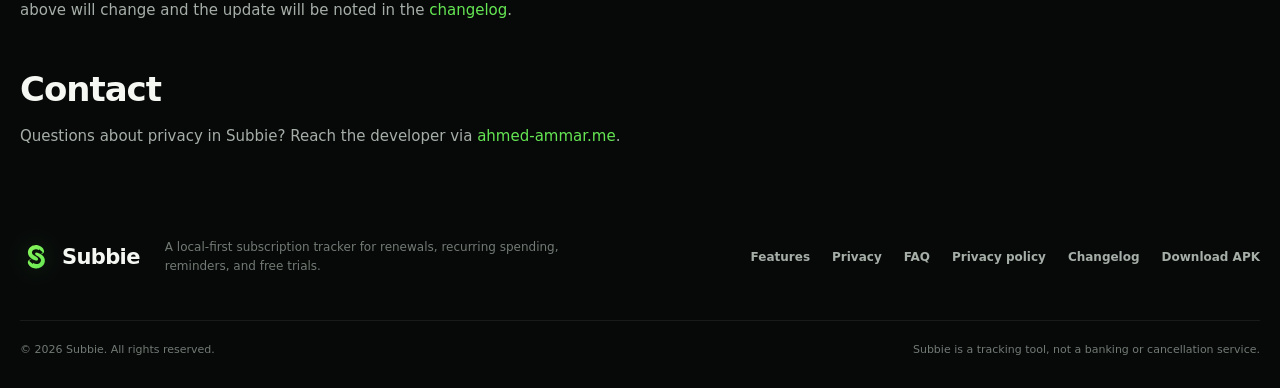
<file: privacy/index.html>
<!doctype html>
<html lang="en">
<head>
  <meta charset="utf-8">
  <meta name="viewport" content="width=device-width, initial-scale=1">

  <link rel="canonical" href="https://subbie.ahmed-ammar.me/privacy">
  <meta name="robots" content="index, follow, max-image-preview:large, max-snippet:-1">

  <title>Privacy policy | Subbie</title>
  <meta name="description" content="How Subbie handles your data: subscriptions stay on your device, no bank connection, no advertising SDKs, and sync is strictly opt-in.">
  <meta name="application-name" content="Subbie">

  <meta property="og:type" content="website">
  <meta property="og:site_name" content="Subbie">
  <meta property="og:locale" content="en_US">
  <meta property="og:title" content="Privacy policy | Subbie">
  <meta property="og:description" content="How Subbie handles your data: subscriptions stay on your device, no bank connection, no advertising SDKs, and sync is strictly opt-in.">
  <meta property="og:url" content="https://subbie.ahmed-ammar.me/privacy">
  <meta property="og:image" content="https://subbie.ahmed-ammar.me/assets/og/subbie-og-1200x630.png">
  <meta property="og:image:type" content="image/png">
  <meta property="og:image:width" content="1200">
  <meta property="og:image:height" content="630">
  <meta property="og:image:alt" content="Subbie's calendar showing upcoming subscription renewals and a monthly total">

  <meta name="twitter:card" content="summary_large_image">

  <link rel="icon" href="/favicon.ico" sizes="32x32">
  <link rel="icon" href="/assets/subbie-app-icon.svg" type="image/svg+xml">
  <link rel="apple-touch-icon" href="/assets/icons/apple-touch-icon-180.png">
  <meta name="theme-color" content="#070909">
  <meta name="color-scheme" content="dark">

  <style>:root{color-scheme:dark}html{background:#070909}body{margin:0;background:#070909;color:#f4f7f2;font-family:ui-sans-serif,system-ui,-apple-system,"Segoe UI",sans-serif}</style>
  <link rel="stylesheet" href="/assets/css/site.css">

  <script type="application/ld+json">
{
  "@context": "https://schema.org",
  "@type": "BreadcrumbList",
  "@id": "https://subbie.ahmed-ammar.me/privacy#breadcrumb",
  "itemListElement": [
    {
      "@type": "ListItem",
      "position": 1,
      "name": "Home",
      "item": "https://subbie.ahmed-ammar.me/"
    },
    {
      "@type": "ListItem",
      "position": 2,
      "name": "Privacy policy"
    }
  ]
}
  </script>
</head>
<body>
  <header class="site-header">
    <nav class="nav shell" aria-label="Primary navigation">
      <a class="brand" href="#top" aria-label="Subbie home">
        <img src="/assets/subbie-mark.svg" alt="">
        <span>Subbie</span>
      </a>
      <div class="nav-links" id="navLinks">
        <a href="#features">Features</a>
        <a href="#privacy">Privacy</a>
        <a href="#faq">FAQ</a>
        <a href="/download" data-analytics="download_page_click" data-analytics-location="nav-links">Download APK</a>
      </div>
      <a class="btn btn-primary" href="/download" data-analytics="download_page_click" data-analytics-location="nav">
        <span class="download-icon" aria-hidden="true"></span>
        Download APK
      </a>
      <button class="menu-toggle" id="menuToggle" aria-expanded="false" aria-controls="navLinks" aria-label="Open navigation">☰</button>
    </nav>
  </header>

  <main id="top">
    <section class="shell page-head">
      <nav class="breadcrumb" aria-label="Breadcrumb">
        <a href="/">Home</a><span aria-hidden="true">/</span><span>Privacy policy</span>
      </nav>
      <h1>Privacy policy</h1>
      <p class="page-lead">Subbie is local-first by design. The short version: your
      subscription data stays on your device unless you deliberately turn on sync.</p>
    </section>

    <section class="shell">
      <div class="prose">
      <!-- Two things to confirm against the shipped build, because Play review checks this
           page against the app's actual behaviour:
             1. The optional-sync section below should name the real provider.
             2. If ANY third-party SDK is in the build (crash reporting, analytics,
                ads), it must be disclosed here. An inaccurate privacy policy is worse
                than none. -->
      <p><strong>Effective date:</strong> 8 September 2026</p>

      <h2>What Subbie stores</h2>
      <p>The subscriptions, free trials, categories, prices, billing cycles and reminder
      settings you enter are stored in a database on your own device. You can use Subbie
      entirely as a guest, with no account, and every core feature keeps working with no
      network connection at all.</p>

      <h2>What Subbie does not collect</h2>
      <ul>
        <li>No bank, card, or open-banking credentials. Subbie has no mechanism to connect to
        a financial institution.</li>
        <li>No contacts, location, photos, SMS, or call data.</li>
        <li>No advertising identifiers, and no advertising SDKs.</li>
      </ul>

      <h2>Optional account and sync</h2>
      <p>If you choose to create an account, Subbie can sync your subscription data across
      your devices so you do not lose it when you change phone. In that case your
      subscription records and your account identifier are transmitted to and stored by the
      sync provider. Sync is off until you enable it, and signing out returns Subbie to
      local-only operation.</p>

      <h2>Notifications</h2>
      <p>Renewal and free-trial reminders are scheduled locally on your device by Android's
      alarm system. They are not sent from a server and do not require a network connection.</p>

      <h2>This website</h2>
      <p>This site is hosted on Vercel, which processes standard server request logs
      including IP address and user agent, as any web host does. The site sets no advertising
      or cross-site tracking cookies.</p>

      <h2>Your data, your call</h2>
      <p>Because the default store is on your device, uninstalling Subbie removes your local
      data. If you enabled sync, you can request deletion of the synced copy by contacting
      the address below.</p>

      <h2>Changes</h2>
      <p>If this policy changes in a way that affects what is collected or transmitted, the
      effective date above will change and the update will be noted in the
      <a href="/changelog">changelog</a>.</p>

      <h2>Contact</h2>
      <p>Questions about privacy in Subbie? Reach the developer via
      <a href="https://ahmed-ammar.me/" rel="author">ahmed-ammar.me</a>.</p>
      </div>
    </section>

  </main>

  <footer>
    <div class="shell">
      <div class="footer-top">
        <a class="brand" href="#top"><img src="/assets/subbie-mark.svg" alt=""><span>Subbie</span></a>
        <p class="footer-copy">A local-first subscription tracker for renewals, recurring spending, reminders, and free trials.</p>
        <nav class="footer-links" aria-label="Footer navigation"><a href="/#features">Features</a><a href="/#privacy">Privacy</a><a href="/#faq">FAQ</a><a href="/privacy">Privacy policy</a><a href="/changelog">Changelog</a><a href="/download" data-analytics="download_page_click" data-analytics-location="footer">Download APK</a></nav>
      </div>
      <div class="footer-bottom"><span>© 2026 Subbie. All rights reserved.</span><span>Subbie is a tracking tool, not a banking or cancellation service.</span></div>
    </div>
  </footer>

  <script src="/assets/js/site.js" defer></script>
</body>
</html>
</file>
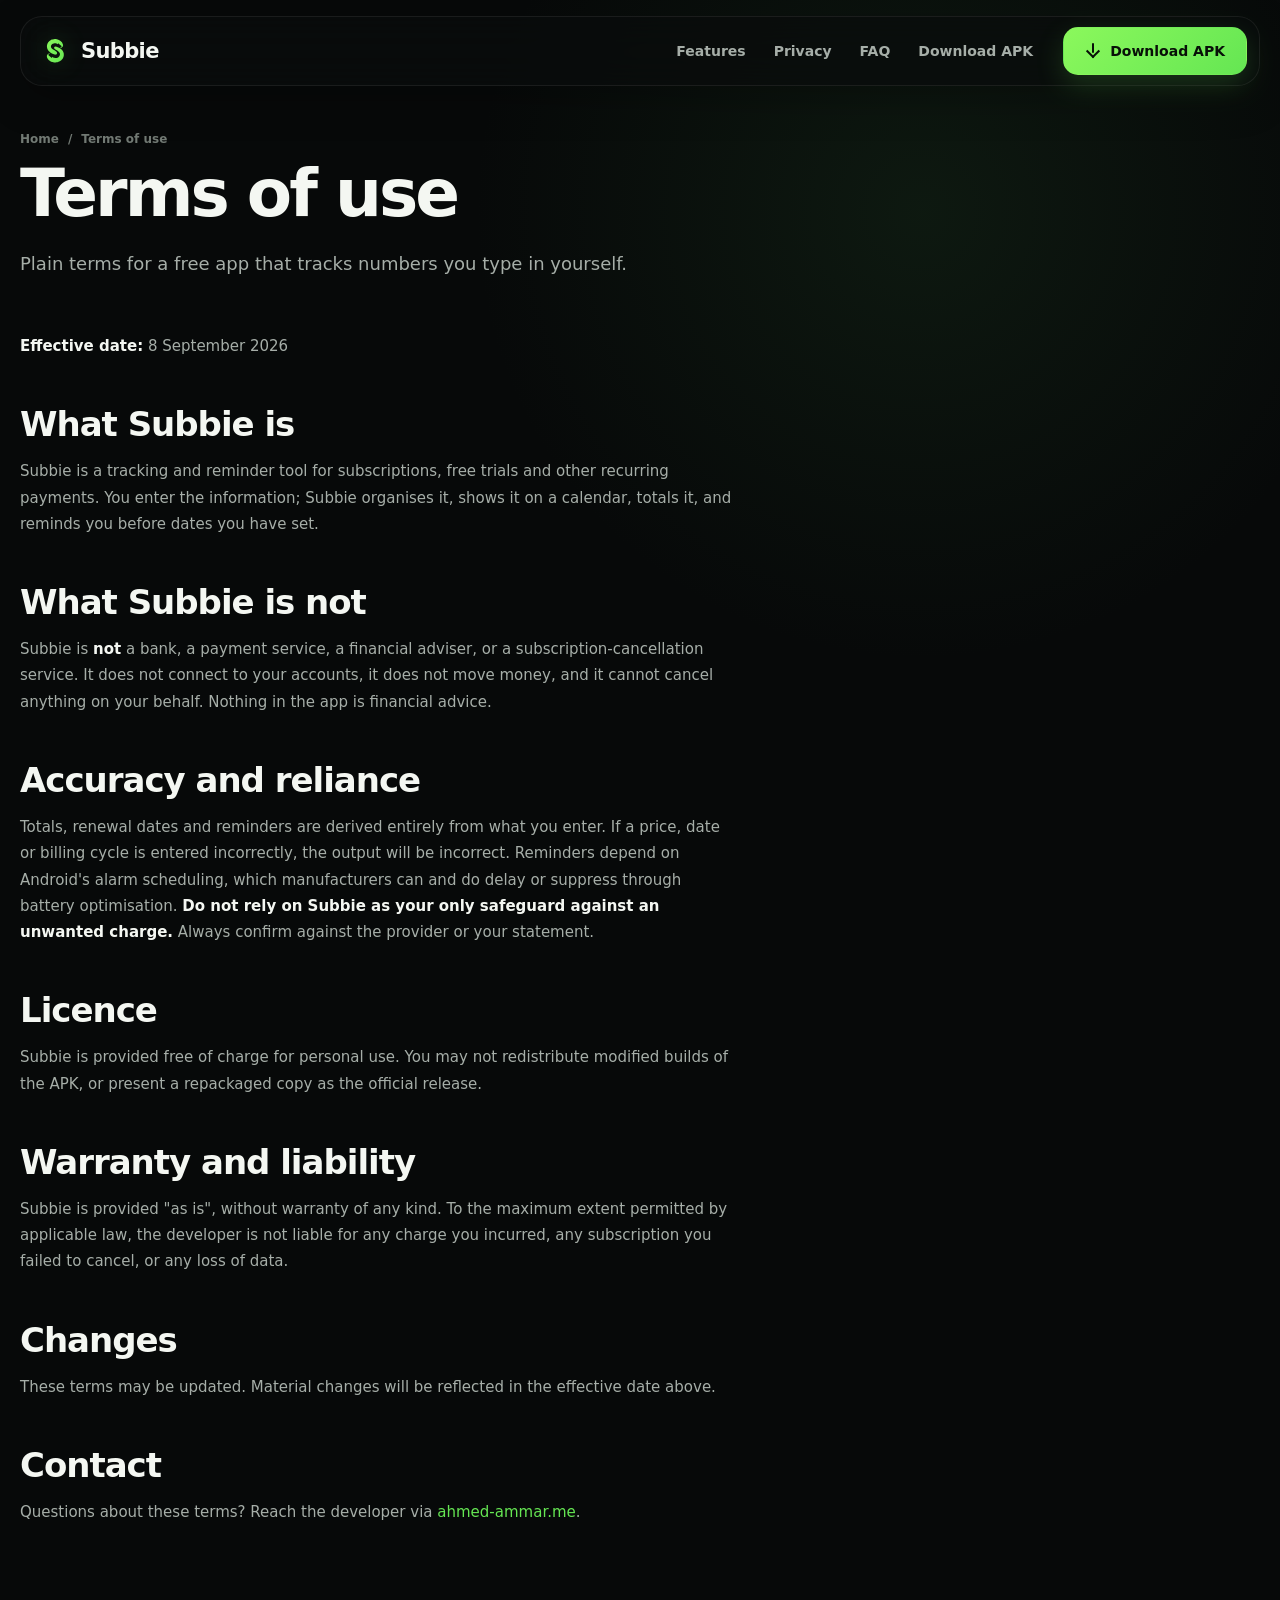
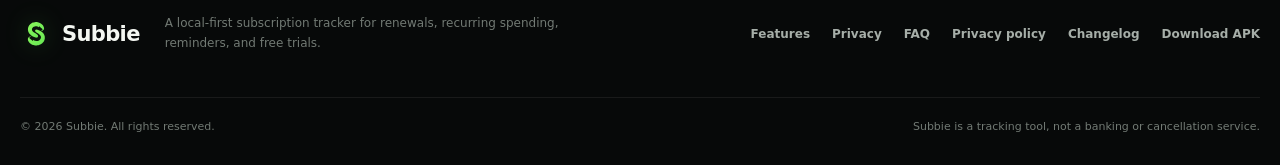
<file: terms/index.html>
<!doctype html>
<html lang="en">
<head>
  <meta charset="utf-8">
  <meta name="viewport" content="width=device-width, initial-scale=1">

  <link rel="canonical" href="https://subbie.ahmed-ammar.me/terms">
  <meta name="robots" content="index, follow, max-image-preview:large, max-snippet:-1">

  <title>Terms of use | Subbie</title>
  <meta name="description" content="Terms of use for Subbie, a free local-first subscription tracker for Android. Subbie is a tracking tool, not a banking or cancellation service.">
  <meta name="application-name" content="Subbie">

  <meta property="og:type" content="website">
  <meta property="og:site_name" content="Subbie">
  <meta property="og:locale" content="en_US">
  <meta property="og:title" content="Terms of use | Subbie">
  <meta property="og:description" content="Terms of use for Subbie, a free local-first subscription tracker for Android. Subbie is a tracking tool, not a banking or cancellation service.">
  <meta property="og:url" content="https://subbie.ahmed-ammar.me/terms">
  <meta property="og:image" content="https://subbie.ahmed-ammar.me/assets/og/subbie-og-1200x630.png">
  <meta property="og:image:type" content="image/png">
  <meta property="og:image:width" content="1200">
  <meta property="og:image:height" content="630">
  <meta property="og:image:alt" content="Subbie's calendar showing upcoming subscription renewals and a monthly total">

  <meta name="twitter:card" content="summary_large_image">

  <link rel="icon" href="/favicon.ico" sizes="32x32">
  <link rel="icon" href="/assets/subbie-app-icon.svg" type="image/svg+xml">
  <link rel="apple-touch-icon" href="/assets/icons/apple-touch-icon-180.png">
  <meta name="theme-color" content="#070909">
  <meta name="color-scheme" content="dark">

  <style>:root{color-scheme:dark}html{background:#070909}body{margin:0;background:#070909;color:#f4f7f2;font-family:ui-sans-serif,system-ui,-apple-system,"Segoe UI",sans-serif}</style>
  <link rel="stylesheet" href="/assets/css/site.css">

  <script type="application/ld+json">
{
  "@context": "https://schema.org",
  "@type": "BreadcrumbList",
  "@id": "https://subbie.ahmed-ammar.me/terms#breadcrumb",
  "itemListElement": [
    {
      "@type": "ListItem",
      "position": 1,
      "name": "Home",
      "item": "https://subbie.ahmed-ammar.me/"
    },
    {
      "@type": "ListItem",
      "position": 2,
      "name": "Terms of use"
    }
  ]
}
  </script>
</head>
<body>
  <header class="site-header">
    <nav class="nav shell" aria-label="Primary navigation">
      <a class="brand" href="#top" aria-label="Subbie home">
        <img src="/assets/subbie-mark.svg" alt="">
        <span>Subbie</span>
      </a>
      <div class="nav-links" id="navLinks">
        <a href="#features">Features</a>
        <a href="#privacy">Privacy</a>
        <a href="#faq">FAQ</a>
        <a href="/download" data-analytics="download_page_click" data-analytics-location="nav-links">Download APK</a>
      </div>
      <a class="btn btn-primary" href="/download" data-analytics="download_page_click" data-analytics-location="nav">
        <span class="download-icon" aria-hidden="true"></span>
        Download APK
      </a>
      <button class="menu-toggle" id="menuToggle" aria-expanded="false" aria-controls="navLinks" aria-label="Open navigation">☰</button>
    </nav>
  </header>

  <main id="top">
    <section class="shell page-head">
      <nav class="breadcrumb" aria-label="Breadcrumb">
        <a href="/">Home</a><span aria-hidden="true">/</span><span>Terms of use</span>
      </nav>
      <h1>Terms of use</h1>
      <p class="page-lead">Plain terms for a free app that tracks numbers you type in
      yourself.</p>
    </section>

    <section class="shell">
      <div class="prose">
      <!-- If you add paid features later, revisit the "free of charge" clause. -->
      <p><strong>Effective date:</strong> 8 September 2026</p>

      <h2>What Subbie is</h2>
      <p>Subbie is a tracking and reminder tool for subscriptions, free trials and other
      recurring payments. You enter the information; Subbie organises it, shows it on a
      calendar, totals it, and reminds you before dates you have set.</p>

      <h2>What Subbie is not</h2>
      <p>Subbie is <strong>not</strong> a bank, a payment service, a financial adviser, or a
      subscription-cancellation service. It does not connect to your accounts, it does not
      move money, and it cannot cancel anything on your behalf. Nothing in the app is
      financial advice.</p>

      <h2>Accuracy and reliance</h2>
      <p>Totals, renewal dates and reminders are derived entirely from what you enter. If a
      price, date or billing cycle is entered incorrectly, the output will be incorrect.
      Reminders depend on Android's alarm scheduling, which manufacturers can and do delay or
      suppress through battery optimisation. <strong>Do not rely on Subbie as your only
      safeguard against an unwanted charge.</strong> Always confirm against the provider or
      your statement.</p>

      <h2>Licence</h2>
      <p>Subbie is provided free of charge for personal use. You may not redistribute modified
      builds of the APK, or present a repackaged copy as the official release.</p>

      <h2>Warranty and liability</h2>
      <p>Subbie is provided "as is", without warranty of any kind. To the maximum extent
      permitted by applicable law, the developer is not liable for any charge you incurred, any
      subscription you failed to cancel, or any loss of data.</p>

      <h2>Changes</h2>
      <p>These terms may be updated. Material changes will be reflected in the effective date
      above.</p>

      <h2>Contact</h2>
      <p>Questions about these terms? Reach the developer via
      <a href="https://ahmed-ammar.me/" rel="author">ahmed-ammar.me</a>.</p>
      </div>
    </section>

  </main>

  <footer>
    <div class="shell">
      <div class="footer-top">
        <a class="brand" href="#top"><img src="/assets/subbie-mark.svg" alt=""><span>Subbie</span></a>
        <p class="footer-copy">A local-first subscription tracker for renewals, recurring spending, reminders, and free trials.</p>
        <nav class="footer-links" aria-label="Footer navigation"><a href="/#features">Features</a><a href="/#privacy">Privacy</a><a href="/#faq">FAQ</a><a href="/privacy">Privacy policy</a><a href="/changelog">Changelog</a><a href="/download" data-analytics="download_page_click" data-analytics-location="footer">Download APK</a></nav>
      </div>
      <div class="footer-bottom"><span>© 2026 Subbie. All rights reserved.</span><span>Subbie is a tracking tool, not a banking or cancellation service.</span></div>
    </div>
  </footer>

  <script src="/assets/js/site.js" defer></script>
</body>
</html>
</file>
<file: assets/css/site.css>
:root {
  --bg: #070909;
  --bg-deep: #0b0f10;
  --bg-soft: #111617;
  --surface: #171b1c;
  --surface-up: #1d2222;
  --surface-hover: #242a29;
  --border: rgba(255,255,255,.07);
  --border-medium: rgba(255,255,255,.12);
  --text: #f4f7f2;
  --muted: #a6aea8;
  --tertiary: #727a74;
  --green: #65e653;
  --green-bright: #8bf85c;
  --green-dark: #1d3d24;
  --green-soft: rgba(101,230,83,.15);
  --green-glow: rgba(101,230,83,.25);
  --blue: #4b8eea;
  --pink: #f2527a;
  --yellow: #efd84d;
  --purple: #8a5cf6;
  --orange: #e29a4a;
  --danger: #ff4d5e;
  --max: 1240px;
  --ease: cubic-bezier(.22,1,.36,1);
}

* { box-sizing: border-box; }
html { scroll-behavior: smooth; background: var(--bg); }
body {
  margin: 0;
  overflow-x: hidden;
  color: var(--text);
  background:
    radial-gradient(circle at 72% 12%, rgba(37,81,42,.22), transparent 28rem),
    var(--bg);
  font-family: ui-sans-serif, system-ui, -apple-system, BlinkMacSystemFont, "Segoe UI", sans-serif;
  -webkit-font-smoothing: antialiased;
}
body::before {
  position: fixed;
  inset: 0;
  z-index: 50;
  pointer-events: none;
  opacity: .14;
  content: "";
  background-image:
    radial-gradient(circle at 20% 30%, rgba(255,255,255,.025) 0 1px, transparent 1px),
    radial-gradient(circle at 70% 65%, rgba(255,255,255,.018) 0 1px, transparent 1px);
  background-size: 7px 7px, 11px 11px;
}
a { color: inherit; text-decoration: none; }
button, a { -webkit-tap-highlight-color: transparent; }
button { font: inherit; }
img { display: block; max-width: 100%; }

.shell { width: min(calc(100% - 40px), var(--max)); margin-inline: auto; }
.section { padding: 110px 0; }
.eyebrow {
  display: inline-flex;
  align-items: center;
  gap: 9px;
  margin-bottom: 20px;
  color: var(--green-bright);
  font-size: 12px;
  font-weight: 800;
  letter-spacing: .16em;
  text-transform: uppercase;
}
.eyebrow::before { width: 18px; height: 1px; content: ""; background: currentColor; }
.section-title {
  max-width: 760px;
  margin: 0;
  font-size: clamp(38px, 5.2vw, 70px);
  font-weight: 750;
  letter-spacing: -.045em;
  line-height: .99;
}
.section-lead {
  max-width: 600px;
  margin: 24px 0 0;
  color: var(--muted);
  font-size: 18px;
  line-height: 1.65;
}
.muted { color: var(--muted); }
.green { color: var(--green-bright); }
.sr-only {
  position: absolute;
  width: 1px;
  height: 1px;
  padding: 0;
  margin: -1px;
  overflow: hidden;
  clip: rect(0,0,0,0);
  white-space: nowrap;
  border: 0;
}

.site-header {
  position: fixed;
  z-index: 40;
  top: 16px;
  left: 0;
  right: 0;
}
.nav {
  display: flex;
  min-height: 66px;
  align-items: center;
  gap: 30px;
  padding: 10px 12px 10px 18px;
  border: 1px solid var(--border);
  border-radius: 22px;
  background: rgba(10,13,13,.76);
  box-shadow: 0 12px 40px rgba(0,0,0,.26);
  backdrop-filter: blur(18px);
}
.brand { display: inline-flex; align-items: center; gap: 10px; font-size: 21px; font-weight: 760; letter-spacing: -.03em; }
.brand img { width: 32px; height: 32px; filter: drop-shadow(0 0 12px rgba(101,230,83,.24)); }
.nav-links { display: flex; align-items: center; gap: 28px; margin-left: auto; }
.nav-links a { color: var(--muted); font-size: 14px; font-weight: 650; transition: color .2s ease; }
.nav-links a:hover { color: var(--text); }
.btn {
  display: inline-flex;
  min-height: 48px;
  align-items: center;
  justify-content: center;
  gap: 9px;
  padding: 0 21px;
  border: 1px solid transparent;
  border-radius: 15px;
  cursor: pointer;
  font-size: 14px;
  font-weight: 800;
  transition: transform .12s ease-out, border-color .2s ease, background .2s ease, box-shadow .2s ease;
}
.btn:active { transform: scale(.98); }
.btn-primary {
  color: #081008;
  background: linear-gradient(135deg, var(--green-bright), var(--green));
  box-shadow: 0 10px 28px rgba(101,230,83,.19);
}
.btn-primary:hover { box-shadow: 0 12px 36px rgba(101,230,83,.32); }
.btn-ghost { color: var(--text); border-color: var(--border-medium); background: rgba(255,255,255,.035); }
.btn-ghost:hover { border-color: rgba(101,230,83,.28); background: var(--green-soft); }
.download-icon { width: 16px; height: 16px; position: relative; }
.download-icon::before {
  position: absolute;
  left: 7px;
  top: 0;
  width: 2px;
  height: 10px;
  content: "";
  border-radius: 2px;
  background: currentColor;
}
.download-icon::after {
  position: absolute;
  left: 3px;
  bottom: 0;
  width: 8px;
  height: 8px;
  content: "";
  border-right: 2px solid currentColor;
  border-bottom: 2px solid currentColor;
  transform: rotate(45deg) translate(-2px,-2px);
}
.menu-toggle { display: none; margin-left: auto; width: 44px; height: 44px; padding: 0; border: 1px solid var(--border); border-radius: 13px; color: var(--text); background: var(--surface); }

.hero {
  position: relative;
  display: grid;
  min-height: 920px;
  grid-template-columns: 1.02fr .98fr;
  align-items: center;
  gap: 40px;
  padding-top: 130px;
}
.hero-copy { position: relative; z-index: 2; padding-bottom: 40px; }
.hero h1 {
  max-width: 720px;
  margin: 0;
  font-size: clamp(56px, 7.3vw, 106px);
  font-weight: 760;
  letter-spacing: -.065em;
  line-height: .88;
}
.hero h1 span { display: block; color: var(--green-bright); }
.hero h1 .h1-sub {
  margin-top: 18px;
  color: var(--muted);
  font-size: .34em;
  font-weight: 600;
  letter-spacing: -.01em;
  line-height: 1.35;
}
.hero-text { max-width: 600px; margin: 30px 0 0; color: var(--muted); font-size: clamp(17px, 1.7vw, 21px); line-height: 1.58; }
.hero-actions { display: flex; flex-wrap: wrap; gap: 12px; margin-top: 34px; }
.hero-actions .btn { min-height: 56px; padding-inline: 25px; border-radius: 17px; font-size: 15px; }
.trust-line { display: flex; flex-wrap: wrap; gap: 18px; margin-top: 24px; color: var(--tertiary); font-size: 13px; font-weight: 650; }
.trust-line span { display: inline-flex; align-items: center; gap: 7px; }
.trust-line i { width: 6px; height: 6px; border-radius: 50%; background: var(--green); box-shadow: 0 0 12px var(--green); }

.hero-visual { position: relative; min-height: 700px; display: grid; place-items: center; perspective: 1200px; }
.hero-glow {
  position: absolute;
  width: 620px;
  aspect-ratio: 1;
  border-radius: 50%;
  background: radial-gradient(circle, rgba(101,230,83,.18) 0, rgba(101,230,83,.06) 37%, transparent 69%);
  filter: blur(8px);
}
.orbit {
  position: absolute;
  width: 560px;
  aspect-ratio: 1;
  border: 1px solid rgba(101,230,83,.11);
  border-radius: 50%;
  transform: rotate(-18deg) scaleY(.62);
  animation: orbit 24s linear infinite;
}
.orbit::before, .orbit::after {
  position: absolute;
  width: 8px;
  height: 8px;
  border-radius: 50%;
  content: "";
  background: var(--green);
  box-shadow: 0 0 20px var(--green);
}
.orbit::before { left: 76px; top: 72px; }
.orbit::after { right: 58px; bottom: 98px; width: 5px; height: 5px; }
@keyframes orbit { to { transform: rotate(342deg) scaleY(.62); } }

.phone {
  position: relative;
  z-index: 3;
  width: 365px;
  overflow: hidden;
  border: 1px solid rgba(255,255,255,.12);
  border-radius: 50px;
  color: var(--text);
  background: #080a0a;
  box-shadow: 0 42px 95px rgba(0,0,0,.58), 0 0 65px rgba(101,230,83,.1);
  transform: rotateY(-5deg) rotateX(2deg) rotateZ(1deg);
  animation: phone-in .9s var(--ease) both;
}
/* Keeps <picture> layout-transparent so every existing img rule still applies. */
picture { display: contents; }
.phone-shot { width: 100%; height: auto; border-radius: 48px; }
@keyframes phone-in { from { opacity: 0; transform: translateY(40px) rotateY(-12deg) rotateZ(3deg); } }
.phone-island { width: 90px; height: 24px; margin: 11px auto 4px; border-radius: 999px; background: #020303; }
.phone-screen { padding: 13px 20px 20px; }
.phone-top { display: flex; align-items: center; justify-content: space-between; margin: 4px 0 17px; }
.phone-title { font-size: 14px; font-weight: 800; }
.avatar { display: grid; width: 34px; height: 34px; place-items: center; border: 1px solid var(--border); border-radius: 50%; color: var(--green); background: var(--surface); font-size: 12px; font-weight: 900; }
.chips { display: flex; gap: 7px; overflow: hidden; }
.chip { flex: 0 0 auto; padding: 7px 10px; border: 1px solid var(--border); border-radius: 999px; color: var(--muted); background: var(--surface); font-size: 9px; font-weight: 750; }
.chip.active { color: #081008; border-color: var(--green); background: var(--green); }
.month-row { display: flex; align-items: center; justify-content: space-between; margin: 22px 0 14px; }
.month-row strong { font-size: 17px; }
.month-arrows { display: flex; gap: 7px; color: var(--muted); font-size: 13px; }
.summary-card { padding: 18px; border: 1px solid var(--border); border-radius: 22px; background: linear-gradient(145deg, #19201c, #111515); box-shadow: 0 18px 38px rgba(0,0,0,.32); }
.segmented { display: grid; grid-template-columns: 1fr 1fr; gap: 4px; padding: 4px; border-radius: 12px; background: #0f1313; }
.segmented span { padding: 6px; border-radius: 9px; color: var(--tertiary); text-align: center; font-size: 9px; font-weight: 750; }
.segmented .on { color: var(--text); background: var(--surface-up); box-shadow: 0 2px 10px rgba(0,0,0,.25); }
.money { margin-top: 16px; font-size: 36px; font-weight: 780; letter-spacing: -.055em; font-variant-numeric: tabular-nums; }
.money-note { margin-top: 3px; color: var(--muted); font-size: 10px; }
.calendar { margin-top: 18px; }
.week, .days { display: grid; grid-template-columns: repeat(7,1fr); text-align: center; }
.week { margin-bottom: 7px; color: var(--tertiary); font-size: 8px; font-weight: 800; }
.day { position: relative; display: grid; height: 34px; place-items: center; border-radius: 10px; color: var(--muted); font-size: 10px; }
.day.dim { opacity: .25; }
.day.today { color: #081008; background: var(--green); box-shadow: 0 0 20px rgba(101,230,83,.32); font-weight: 900; }
.day .dot { position: absolute; bottom: 3px; width: 4px; height: 4px; border-radius: 50%; background: var(--pink); }
.day .dot.blue { background: var(--blue); }
.day .dot.yellow { background: var(--yellow); }
.upcoming { margin-top: 16px; padding: 14px; border: 1px solid var(--border); border-radius: 18px; background: var(--surface); }
.upcoming-head { display: flex; justify-content: space-between; color: var(--muted); font-size: 9px; font-weight: 760; }
.renewal { display: flex; align-items: center; gap: 10px; margin-top: 12px; }
.service-logo { display: grid; width: 36px; height: 36px; place-items: center; border-radius: 11px; color: white; background: var(--blue); font-size: 16px; font-weight: 900; }
.service-copy { flex: 1; }
.service-copy strong { display: block; font-size: 11px; }
.service-copy span { color: var(--tertiary); font-size: 8px; }
.service-price { font-size: 11px; font-weight: 800; }
.phone-nav { display: flex; justify-content: space-around; margin-top: 16px; padding: 12px 8px 9px; border: 1px solid var(--border); border-radius: 19px; background: var(--surface); }
.phone-nav img { width: 19px; height: 19px; }

.floating-card {
  position: absolute;
  z-index: 5;
  display: flex;
  align-items: center;
  gap: 10px;
  padding: 12px 15px;
  border: 1px solid var(--border-medium);
  border-radius: 16px;
  background: rgba(23,27,28,.88);
  box-shadow: 0 20px 45px rgba(0,0,0,.4);
  backdrop-filter: blur(16px);
  animation: float 6s ease-in-out infinite;
}
.float-a { top: 145px; right: -20px; }
.float-b { left: -45px; bottom: 155px; animation-delay: -2.5s; }
@keyframes float { 50% { transform: translateY(-8px); } }
.float-icon { display: grid; width: 36px; height: 36px; place-items: center; border-radius: 11px; font-weight: 900; }
.float-icon.pink { background: var(--pink); }
.float-icon.blue { background: var(--blue); }
.floating-card strong { display: block; font-size: 11px; }
.floating-card span { display: block; margin-top: 2px; color: var(--muted); font-size: 9px; }

.principles {
  display: grid;
  grid-template-columns: repeat(4, 1fr);
  border: 1px solid var(--border);
  border-radius: 24px;
  background: rgba(17,22,23,.66);
  box-shadow: 0 20px 60px rgba(0,0,0,.2);
}
.principle { position: relative; display: flex; align-items: center; gap: 12px; padding: 24px; }
.principle + .principle::before { position: absolute; left: 0; top: 22%; bottom: 22%; width: 1px; content: ""; background: var(--border); }
.principle-badge { display: grid; width: 38px; height: 38px; flex: 0 0 auto; place-items: center; border-radius: 12px; color: var(--green); background: var(--green-soft); font-size: 16px; font-weight: 900; }
.principle strong { display: block; font-size: 14px; }
.principle span { display: block; margin-top: 3px; color: var(--tertiary); font-size: 11px; }

.showcase-head { display: flex; align-items: end; justify-content: space-between; gap: 30px; }
.showcase-wrap { display: grid; grid-template-columns: .8fr 1.2fr; gap: 64px; margin-top: 72px; align-items: center; }
.feature-tabs { display: grid; gap: 10px; }
.feature-tab {
  position: relative;
  padding: 22px 24px 22px 28px;
  border: 1px solid transparent;
  border-radius: 20px;
  color: var(--muted);
  background: transparent;
  cursor: pointer;
  text-align: left;
  transition: background .34s var(--ease), border-color .34s var(--ease), color .34s var(--ease);
}
.feature-tab::before { position: absolute; left: 0; top: 25px; bottom: 25px; width: 2px; border-radius: 2px; content: ""; background: var(--border-medium); }
.feature-tab.active { color: var(--text); border-color: var(--border); background: var(--surface); }
.feature-tab.active::before { background: var(--green); box-shadow: 0 0 16px var(--green); }
.feature-tab small { color: var(--green); font-size: 10px; font-weight: 850; letter-spacing: .13em; }
.feature-tab strong { display: block; margin-top: 8px; font-size: 21px; letter-spacing: -.02em; }
.feature-tab span { display: block; margin-top: 7px; color: var(--muted); font-size: 13px; line-height: 1.5; }
.product-stage {
  position: relative;
  min-height: 560px;
  overflow: hidden;
  border: 1px solid var(--border);
  border-radius: 32px;
  background:
    radial-gradient(circle at 45% 40%, rgba(101,230,83,.12), transparent 38%),
    linear-gradient(145deg, #121817, #090b0b);
  box-shadow: 0 30px 90px rgba(0,0,0,.35);
}
.stage-grid { position: absolute; inset: 0; opacity: .08; background-image: linear-gradient(var(--green) 1px, transparent 1px), linear-gradient(90deg,var(--green) 1px,transparent 1px); background-size: 56px 56px; mask-image: radial-gradient(circle at center, black, transparent 75%); }
.stage-scene {
  position: absolute;
  inset: 0;
  display: grid;
  place-items: center;
  padding: 34px;
  opacity: 0;
  pointer-events: none;
  transform: translateY(20px) scale(.985);
  transition: opacity .34s var(--ease), transform .34s var(--ease);
}
.stage-scene.active { opacity: 1; pointer-events: auto; transform: none; }
.real-product-shot {
  width: auto;
  max-width: min(100%, 380px);
  max-height: 510px;
  border: 1px solid rgba(255,255,255,.12);
  border-radius: 34px;
  box-shadow: 0 30px 70px rgba(0,0,0,.54), 0 0 55px rgba(101,230,83,.08);
  object-fit: contain;
}
.mini-window { width: min(100%, 520px); padding: 24px; border: 1px solid var(--border-medium); border-radius: 28px; background: rgba(15,19,19,.94); box-shadow: 0 28px 60px rgba(0,0,0,.42); }
.mini-top { display: flex; align-items: center; justify-content: space-between; margin-bottom: 22px; }
.mini-top strong { font-size: 20px; }
.mini-pill { padding: 8px 11px; border-radius: 999px; color: var(--green); background: var(--green-soft); font-size: 10px; font-weight: 800; }
.big-number { margin: 5px 0 22px; font-size: clamp(40px,6vw,62px); font-weight: 780; letter-spacing: -.06em; font-variant-numeric: tabular-nums; }
.chart { display: flex; height: 178px; align-items: end; gap: 10px; padding: 20px 0 0; border-top: 1px solid var(--border); }
.bar { flex: 1; min-width: 12px; height: var(--h); border-radius: 6px 6px 2px 2px; background: linear-gradient(to top, rgba(101,230,83,.18), var(--green)); transform-origin: bottom; animation: grow .7s var(--ease) both; }
.bar:nth-child(2) { animation-delay: .05s; } .bar:nth-child(3) { animation-delay: .1s; } .bar:nth-child(4) { animation-delay: .15s; } .bar:nth-child(5) { animation-delay: .2s; } .bar:nth-child(6) { animation-delay: .25s; }
@keyframes grow { from { transform: scaleY(0); } }
.detail-hero { text-align: center; }
.detail-logo { display: grid; width: 88px; height: 88px; margin: 0 auto 18px; place-items: center; border-radius: 28px; background: var(--pink); box-shadow: 0 0 40px rgba(242,82,122,.35); font-size: 34px; font-weight: 900; }
.detail-hero h3 { margin: 0; font-size: 28px; }
.detail-hero p { margin: 5px 0 24px; color: var(--muted); }
.detail-rows { overflow: hidden; border: 1px solid var(--border); border-radius: 20px; text-align: left; background: var(--surface); }
.detail-row { display: flex; justify-content: space-between; padding: 15px 17px; color: var(--muted); font-size: 12px; }
.detail-row + .detail-row { border-top: 1px solid var(--border); }
.detail-row strong { color: var(--text); }
.search-box { display: flex; align-items: center; gap: 10px; padding: 15px 17px; border: 1px solid var(--border-medium); border-radius: 16px; color: var(--muted); background: var(--surface); }
.search-box b { font-size: 18px; color: var(--green); }
.result-list { display: grid; gap: 10px; margin-top: 16px; }
.result { display: flex; align-items: center; gap: 13px; padding: 13px; border: 1px solid var(--border); border-radius: 17px; background: var(--surface); }
.result .service-logo { width: 42px; height: 42px; }
.result-copy { flex: 1; }
.result-copy strong { display: block; font-size: 13px; }
.result-copy span { color: var(--tertiary); font-size: 10px; }
.result-price { font-size: 13px; font-weight: 800; }

.bento { display: grid; grid-template-columns: repeat(12,1fr); gap: 16px; margin-top: 60px; }
.bento-card { position: relative; min-height: 280px; overflow: hidden; padding: 28px; border: 1px solid var(--border); border-radius: 28px; background: linear-gradient(145deg, var(--surface), #101414); transition: transform .22s var(--ease), border-color .22s ease; }
.bento-card:hover { transform: translateY(-4px); border-color: rgba(101,230,83,.2); }
.bento-card.large { grid-column: span 7; min-height: 410px; }
.bento-card.medium { grid-column: span 5; min-height: 410px; }
.bento-card.third { grid-column: span 4; }
.bento-num { color: var(--green); font-size: 11px; font-weight: 850; letter-spacing: .15em; }
.bento-card h3 { margin: 10px 0 7px; font-size: 24px; letter-spacing: -.03em; }
.bento-card p { max-width: 420px; margin: 0; color: var(--muted); font-size: 14px; line-height: 1.6; }
.app-crop {
  position: absolute;
  left: auto;
  bottom: -8px;
  overflow: hidden;
  border: 1px solid var(--border-medium);
  border-radius: 28px;
  background: #050707;
  box-shadow: 0 24px 55px rgba(0,0,0,.5), 0 0 36px rgba(101,230,83,.08);
}
.app-crop img { width: 100%; height: auto; object-fit: contain; }
.calendar-crop { width: 190px; right: 38px; transform: rotate(1deg); }
.stats-crop { width: 175px; right: 28px; transform: rotate(-1deg); }
.categories-crop { width: 120px; right: 18px; border-radius: 22px; }
.bento-card.large h3, .bento-card.large p { max-width: 58%; }
.bento-card.medium h3, .bento-card.medium p { max-width: 54%; }
.bento-card.your-way h3, .bento-card.your-way p { max-width: 58%; }
.calendar-art { position: absolute; left: 28px; right: 28px; bottom: -55px; display: grid; grid-template-columns: repeat(7,1fr); gap: 8px; padding: 20px; border: 1px solid var(--border); border-radius: 23px; background: #0b0e0e; box-shadow: 0 24px 50px rgba(0,0,0,.35); }
.cal-cell { aspect-ratio: 1; display: grid; place-items: center; border-radius: 10px; color: var(--tertiary); background: var(--surface); font-size: 10px; }
.cal-cell.active { color: #081008; background: var(--green); box-shadow: 0 0 18px var(--green-glow); }
.donut-wrap { position: absolute; inset: 120px 0 0; display: grid; place-items: center; }
.donut { width: 180px; aspect-ratio: 1; display: grid; place-items: center; border-radius: 50%; background: conic-gradient(var(--green) 0 35%, var(--blue) 35% 59%, var(--pink) 59% 76%, var(--yellow) 76% 100%); box-shadow: 0 0 45px rgba(101,230,83,.12); }
.donut::after { width: 118px; aspect-ratio: 1; display: grid; place-items: center; border-radius: 50%; color: var(--text); content: "$106\\A / month"; white-space: pre; text-align: center; background: var(--surface); font-size: 14px; font-weight: 800; line-height: 1.4; }
/* The stack used to be absolutely positioned at bottom:28px, which overlapped the
   card paragraph once the copy wrapped to two lines. Let it flow and pin it with
   margin-top:auto instead, so the card grows rather than clipping its own text. */
.bento-card:has(.notification-stack) { display: flex; flex-direction: column; }
.notification-stack { margin-top: auto; padding-top: 20px; display: grid; gap: 10px; }
.notification { display: flex; align-items: center; gap: 11px; padding: 12px; border: 1px solid var(--border); border-radius: 16px; background: #0d1111; box-shadow: 0 15px 30px rgba(0,0,0,.3); }
.notification:nth-child(1) { transform: rotate(-1deg); }
.notification:nth-child(2) { transform: rotate(1deg); opacity: .72; }
.notification-icon { display: grid; width: 44px; height: 44px; flex: 0 0 auto; place-items: center; border: 1px solid var(--border); border-radius: 13px; }
.notification-icon.netflix { background: #090909; }
.notification-icon.claude { background: #f1e9dc; }
.notification-icon img { width: 22px; height: 22px; object-fit: contain; }
.notification strong { display: block; font-size: 11px; }
.notification span { color: var(--tertiary); font-size: 9px; }
.cycle-cloud { position: absolute; left: 25px; right: 25px; bottom: 35px; display: flex; flex-wrap: wrap; gap: 9px; }
.cycle-cloud span { padding: 10px 13px; border: 1px solid var(--border); border-radius: 999px; color: var(--muted); background: #0c0f0f; font-size: 11px; }
.cycle-cloud .active { color: #081008; border-color: var(--green); background: var(--green); }
.logo-cloud { position: absolute; left: 22px; right: 22px; bottom: 27px; display: flex; justify-content: center; gap: 11px; }
.logo-cloud span { display: grid; width: 52px; height: 52px; place-items: center; border-radius: 17px; color: white; font-size: 18px; font-weight: 900; box-shadow: 0 12px 26px rgba(0,0,0,.28); }
.logo-cloud span:nth-child(1) { background: var(--pink); } .logo-cloud span:nth-child(2) { background: var(--blue); } .logo-cloud span:nth-child(3) { background: var(--purple); } .logo-cloud span:nth-child(4) { background: var(--orange); }

.privacy-panel {
  display: grid;
  grid-template-columns: .9fr 1.1fr;
  align-items: center;
  gap: 70px;
  padding: 66px;
  border: 1px solid var(--border);
  border-radius: 36px;
  background:
    radial-gradient(circle at 78% 50%, rgba(101,230,83,.12), transparent 32%),
    linear-gradient(135deg, #111616, #090c0c);
  box-shadow: 0 30px 90px rgba(0,0,0,.3);
}
.privacy-panel h2 { margin: 0; font-size: clamp(38px,5vw,66px); line-height: .98; letter-spacing: -.05em; }
.privacy-panel p { margin: 22px 0 0; color: var(--muted); font-size: 17px; line-height: 1.65; }
.privacy-list { display: grid; gap: 12px; margin-top: 27px; padding: 0; list-style: none; }
.privacy-list li { display: flex; align-items: center; gap: 10px; color: var(--muted); font-size: 14px; }
.check { display: grid; width: 22px; height: 22px; place-items: center; border-radius: 50%; color: #081008; background: var(--green); font-size: 12px; font-weight: 900; }
.sync-visual { position: relative; min-height: 430px; display: grid; place-items: center; }
.sync-phone { position: relative; z-index: 2; width: 190px; padding: 20px; border: 1px solid var(--border-medium); border-radius: 32px; background: #0a0d0d; box-shadow: 0 0 70px rgba(101,230,83,.12); }
.sync-phone img { width: 62px; margin: 12px auto 24px; filter: drop-shadow(0 0 20px rgba(101,230,83,.28)); }
.sync-status { display: flex; align-items: center; gap: 8px; padding: 12px; border-radius: 14px; color: var(--green); background: var(--green-soft); font-size: 11px; font-weight: 800; }
.sync-status::before { width: 7px; height: 7px; border-radius: 50%; content: ""; background: var(--green); box-shadow: 0 0 12px var(--green); }
.device { position: absolute; padding: 12px 15px; border: 1px solid var(--border); border-radius: 15px; color: var(--muted); background: var(--surface); font-size: 11px; font-weight: 750; }
.device.one { left: 8%; top: 22%; } .device.two { right: 5%; bottom: 22%; }
.sync-line { position: absolute; width: 70%; height: 230px; border: 1px dashed rgba(101,230,83,.24); border-radius: 50%; transform: rotate(-18deg); }

.faq-grid { display: grid; grid-template-columns: .72fr 1.28fr; gap: 80px; margin-top: 60px; }
.faq-intro h2 { margin: 0; font-size: clamp(40px,5vw,68px); line-height: 1; letter-spacing: -.05em; }
.faq-intro p { margin: 20px 0 0; color: var(--muted); line-height: 1.65; }
.faq-list { border-top: 1px solid var(--border); }
.faq-item { border-bottom: 1px solid var(--border); }
.faq-question { display: flex; width: 100%; align-items: center; justify-content: space-between; gap: 20px; padding: 24px 0; border: 0; color: var(--text); background: transparent; cursor: pointer; text-align: left; font-size: 17px; font-weight: 730; }
.faq-plus { position: relative; width: 26px; height: 26px; flex: 0 0 auto; border: 1px solid var(--border); border-radius: 50%; }
.faq-plus::before, .faq-plus::after { position: absolute; left: 7px; right: 7px; top: 12px; height: 1px; content: ""; background: var(--green); transition: transform .25s var(--ease); }
.faq-plus::after { transform: rotate(90deg); }
.faq-question[aria-expanded="true"] .faq-plus::after { transform: rotate(0); }
.faq-answer { display: grid; grid-template-rows: 0fr; transition: grid-template-rows .34s var(--ease); }
.faq-answer > div { overflow: hidden; }
.faq-answer p { margin: 0; padding: 0 48px 24px 0; color: var(--muted); font-size: 14px; line-height: 1.7; }
.faq-item:has(.faq-question[aria-expanded="true"]) .faq-answer { grid-template-rows: 1fr; }
.faq-heading { margin: 0; font: inherit; }

.final-cta {
  position: relative;
  overflow: hidden;
  padding: 100px 30px;
  border: 1px solid var(--border);
  border-radius: 38px;
  text-align: center;
  background: radial-gradient(circle at 50% 70%, rgba(101,230,83,.17), transparent 37%), #0d1111;
  box-shadow: 0 30px 100px rgba(0,0,0,.4);
}
.final-cta::before { position: absolute; width: 680px; aspect-ratio: 1; left: calc(50% - 340px); bottom: -560px; border: 1px solid rgba(101,230,83,.19); border-radius: 50%; content: ""; box-shadow: 0 0 70px rgba(101,230,83,.1); }
.final-cta img { width: 76px; margin: 0 auto 26px; filter: drop-shadow(0 0 25px rgba(101,230,83,.36)); }
.final-cta h2 { position: relative; margin: 0; font-size: clamp(48px,7vw,92px); line-height: .94; letter-spacing: -.06em; }
.final-cta p { position: relative; max-width: 560px; margin: 23px auto 30px; color: var(--muted); font-size: 18px; line-height: 1.6; }
.final-cta .btn { position: relative; min-height: 58px; padding-inline: 28px; }
.final-note { position: relative; margin-top: 15px; color: var(--tertiary); font-size: 12px; }

footer { padding: 42px 0 32px; }
.footer-top { display: flex; align-items: center; gap: 25px; padding-bottom: 32px; border-bottom: 1px solid var(--border); }
.footer-copy { max-width: 440px; margin-right: auto; color: var(--tertiary); font-size: 12px; line-height: 1.6; }
.footer-links { display: flex; flex-wrap: wrap; gap: 22px; color: var(--muted); font-size: 12px; font-weight: 650; }
.footer-bottom { display: flex; justify-content: space-between; gap: 20px; padding-top: 22px; color: var(--tertiary); font-size: 11px; }

/* Reveal-on-scroll, deliberately transform-only.
   Text opacity is never tied to scroll position: a static render (Googlebot, a
   screenshot, a print) always shows fully opaque, extractable copy, and there is no JS
   dependency that can fail and leave the page blank the way the old
   IntersectionObserver + opacity:0 pattern could. */
@keyframes reveal-in {
  from { transform: translateY(22px); }
  to   { transform: none; }
}
@supports (animation-timeline: view()) {
  @media (prefers-reduced-motion: no-preference) {
    .reveal {
      animation: reveal-in linear both;
      animation-timeline: view();
      animation-range: entry 0% entry 70%;
    }
  }
}

:focus-visible { outline: 2px solid var(--green-bright); outline-offset: 4px; }

@media (max-width: 1040px) {
  .hero { min-height: auto; grid-template-columns: 1fr; padding-top: 180px; }
  .hero-copy { text-align: center; }
  .hero h1, .hero-text { margin-inline: auto; }
  .hero-actions, .trust-line { justify-content: center; }
  .hero-visual { margin-top: -15px; }
  .showcase-wrap, .privacy-panel { grid-template-columns: 1fr; }
  .feature-tabs { grid-template-columns: repeat(2,1fr); }
  .privacy-panel { gap: 30px; }
  .bento-card.large, .bento-card.medium { grid-column: span 6; }
  .bento-card.third { grid-column: span 6; }
  .faq-grid { grid-template-columns: 1fr; gap: 45px; }
}

@media (max-width: 760px) {
  .shell { width: min(calc(100% - 30px), var(--max)); }
  .section { padding: 82px 0; }
  .site-header { top: 9px; }
  .nav { min-height: 58px; padding: 7px 8px 7px 14px; border-radius: 18px; }
  .nav-links {
    position: absolute;
    top: 68px;
    left: 0;
    right: 0;
    display: none;
    align-items: stretch;
    padding: 15px;
    border: 1px solid var(--border);
    border-radius: 18px;
    background: rgba(15,19,19,.98);
    box-shadow: 0 20px 50px rgba(0,0,0,.4);
    flex-direction: column;
    gap: 0;
  }
  .nav-links.open { display: flex; }
  .nav-links a { padding: 13px 10px; }
  .nav > .btn { display: none; }
  .menu-toggle { display: inline-grid; place-items: center; }
  .hero { padding-top: 128px; }
  .hero h1 { font-size: clamp(52px,16vw,76px); }
  .hero-text { font-size: 17px; }
  .hero-visual { min-height: 650px; transform: scale(.93); transform-origin: top center; margin-bottom: -55px; }
  .float-a { right: -15px; }
  .float-b { left: -18px; }
  .principles { grid-template-columns: 1fr 1fr; }
  .principle + .principle::before { display: none; }
  .principle:nth-child(even) { border-left: 1px solid var(--border); }
  .principle:nth-child(n+3) { border-top: 1px solid var(--border); }
  .principle { padding: 18px; }
  .showcase-head { display: block; }
  .showcase-wrap { margin-top: 40px; gap: 28px; }
  .feature-tabs { display: flex; overflow-x: auto; scroll-snap-type: x mandatory; padding-bottom: 8px; }
  .feature-tab { min-width: 82%; scroll-snap-align: start; }
  .product-stage { min-height: 500px; }
  .stage-scene { padding: 18px; }
  .bento-card.large, .bento-card.medium, .bento-card.third { grid-column: 1 / -1; }
  .privacy-panel { padding: 34px 23px; border-radius: 28px; }
  .sync-visual { min-height: 350px; }
  .device.one { left: 0; } .device.two { right: 0; }
  .final-cta { padding: 75px 20px; }
  .footer-top, .footer-bottom { align-items: flex-start; flex-direction: column; }
}

@media (max-width: 430px) {
  .hero-actions { display: grid; }
  .hero-actions .btn { width: 100%; }
  .phone { width: 320px; transform: none; }
  .float-a { top: 128px; right: -24px; }
  .float-b { left: -22px; bottom: 130px; }
  .principles { grid-template-columns: 1fr; }
  .principle:nth-child(even) { border-left: 0; }
  .principle:nth-child(n+2) { border-top: 1px solid var(--border); }
  .product-stage { min-height: 480px; }
  .mini-window { padding: 18px; }
  .footer-links { display: grid; grid-template-columns: 1fr 1fr; }
}

@media (prefers-reduced-motion: reduce) {
  html { scroll-behavior: auto; }
  *, *::before, *::after { animation-duration: .01ms !important; animation-iteration-count: 1 !important; transition-duration: .01ms !important; }
}

/* ---------- Sub-page prose (download, privacy, terms, changelog) ---------- */
.page-head { padding: 132px 0 0; }
.page-head h1 {
  margin: 14px 0 0;
  font-size: clamp(40px,6vw,66px);
  line-height: 1.02;
  letter-spacing: -.045em;
}
.page-head .page-lead {
  max-width: 620px;
  margin: 22px 0 0;
  color: var(--muted);
  font-size: 18px;
  line-height: 1.65;
}
.breadcrumb { display: flex; gap: 9px; color: var(--tertiary); font-size: 12px; font-weight: 650; }
.breadcrumb a { color: var(--tertiary); text-decoration: none; }
.breadcrumb a:hover { color: var(--green); }
.prose { max-width: 720px; padding: 54px 0 20px; }
.prose h2 {
  margin: 46px 0 14px;
  font-size: clamp(26px,3.4vw,34px);
  letter-spacing: -.03em;
  line-height: 1.15;
}
.prose h3 { margin: 32px 0 10px; font-size: 18px; letter-spacing: -.01em; }
.prose p, .prose li { color: var(--muted); font-size: 15px; line-height: 1.75; }
.prose p { margin: 0 0 15px; }
.prose ul, .prose ol { margin: 0 0 18px; padding-left: 21px; }
.prose li { margin-bottom: 8px; }
/* :not(.btn) matters — otherwise this outranks .btn-primary (same specificity, later
   in the file) and paints the download CTA green-on-green. */
.prose a:not(.btn) { color: var(--green); text-underline-offset: 3px; }
.prose strong { color: var(--text); font-weight: 680; }
.prose code {
  padding: 2px 6px;
  border: 1px solid var(--border);
  border-radius: 6px;
  background: var(--surface);
  color: var(--text);
  font-size: 12.5px;
  overflow-wrap: break-word;
}
.spec-table { width: 100%; margin: 26px 0 30px; border-collapse: collapse; font-size: 14.5px; }
.spec-table th, .spec-table td { padding: 13px 14px; border-bottom: 1px solid var(--border); text-align: left; }
.spec-table th { width: 42%; color: var(--muted); font-weight: 600; }
.spec-table td { color: var(--text); font-weight: 600; }
.spec-wrap { overflow-x: auto; }
.callout {
  margin: 26px 0;
  padding: 20px 22px;
  border: 1px solid var(--border-medium);
  border-left: 2px solid var(--green);
  border-radius: 16px;
  background: var(--bg-soft);
}
.callout p:last-child { margin-bottom: 0; }
.callout strong { color: var(--green); }
.steps { margin: 24px 0; padding: 0; list-style: none; counter-reset: step; }
.steps > li {
  position: relative;
  margin-bottom: 22px;
  padding-left: 46px;
  counter-increment: step;
}
.steps > li::before {
  position: absolute;
  left: 0;
  top: -2px;
  display: grid;
  width: 30px;
  height: 30px;
  place-items: center;
  border: 1px solid var(--border-medium);
  border-radius: 50%;
  background: var(--surface);
  color: var(--green);
  content: counter(step);
  font-size: 13px;
  font-weight: 700;
}
.steps > li > strong:first-child { display: block; margin-bottom: 4px; color: var(--text); font-size: 15px; }
.steps p strong, .steps > li > strong ~ strong { display: inline; font-size: inherit; }
.dl-actions { display: flex; flex-wrap: wrap; gap: 14px; align-items: center; margin: 30px 0 10px; }
.changelog-entry { padding: 28px 0; border-bottom: 1px solid var(--border); }
.changelog-entry:first-of-type { padding-top: 8px; }
.changelog-meta { display: flex; flex-wrap: wrap; gap: 12px; align-items: center; margin-bottom: 10px; }
.changelog-version {
  padding: 4px 11px;
  border: 1px solid var(--green-soft);
  border-radius: 999px;
  background: var(--green-soft);
  color: var(--green);
  font-size: 12px;
  font-weight: 700;
}
.changelog-date { color: var(--tertiary); font-size: 12px; font-weight: 600; }
@media (max-width: 760px) {
  .page-head { padding-top: 108px; }
  .prose { padding-top: 38px; }
}
</file>
